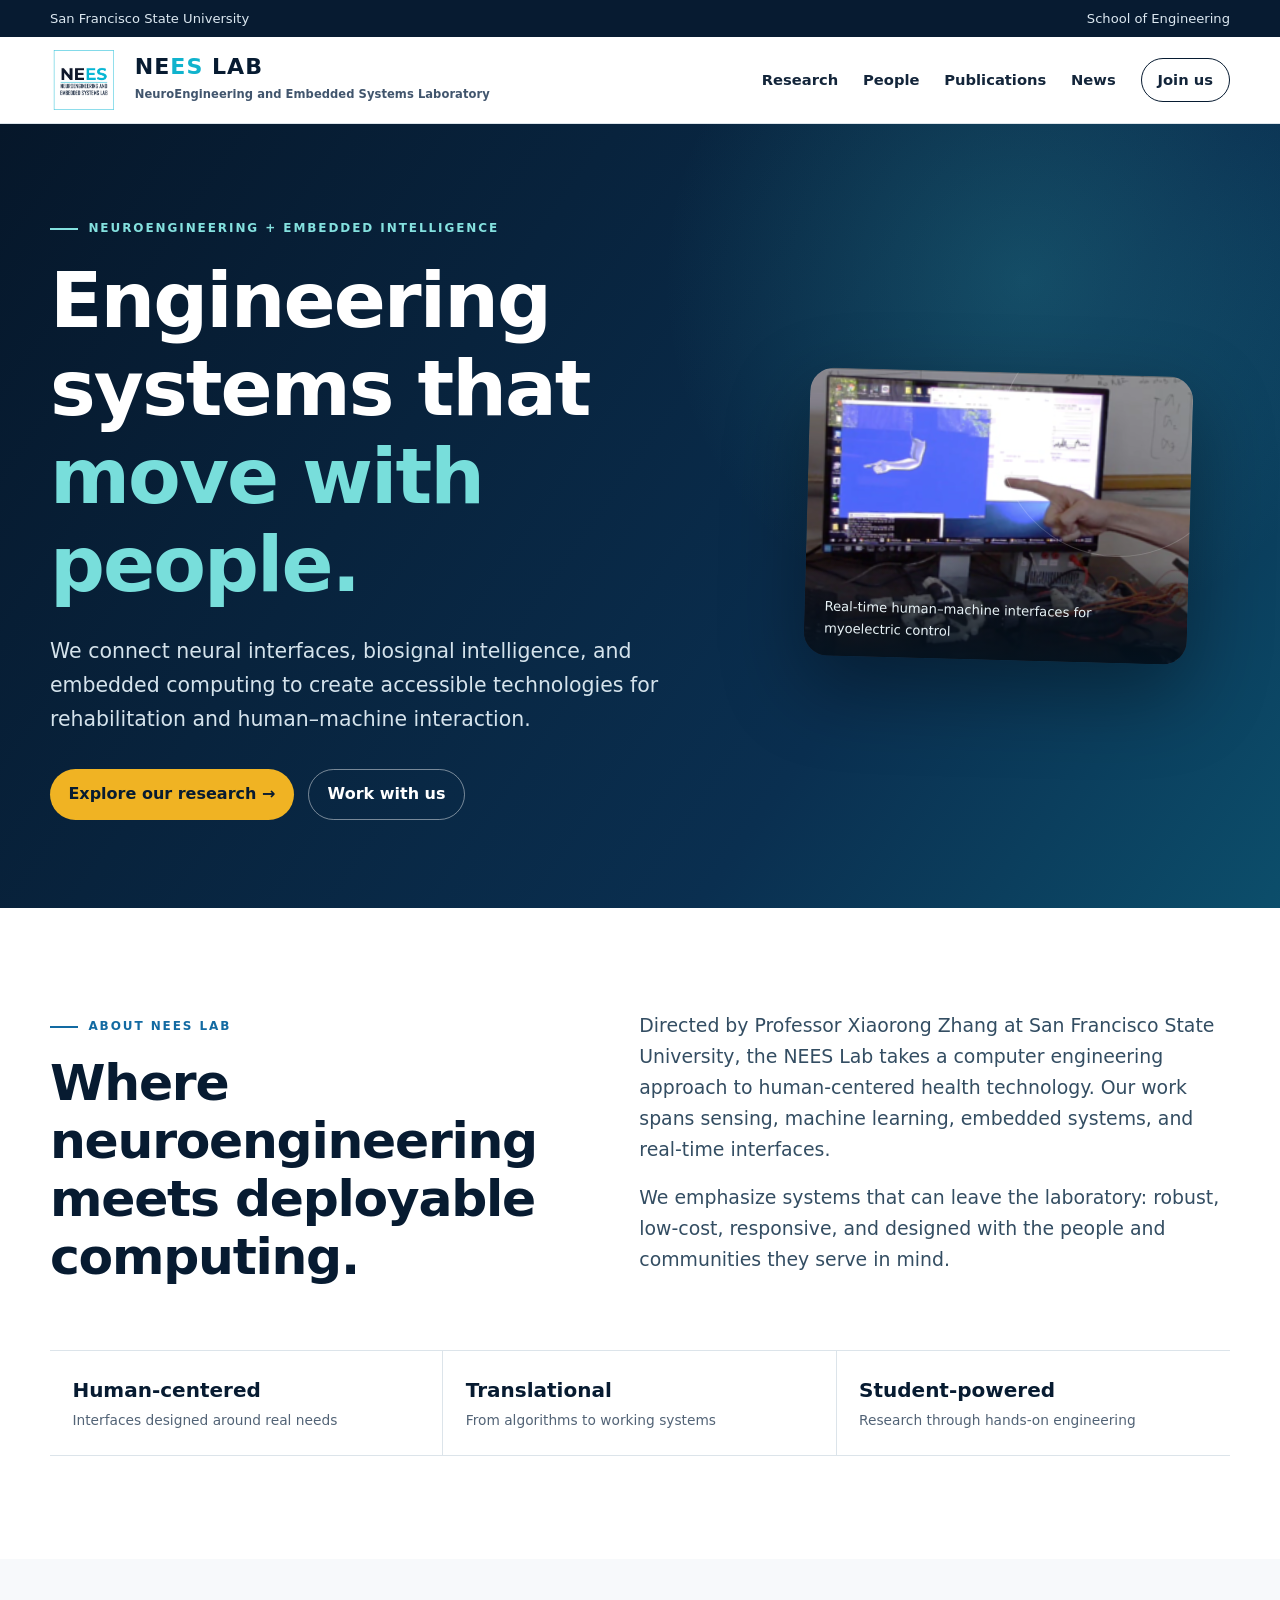
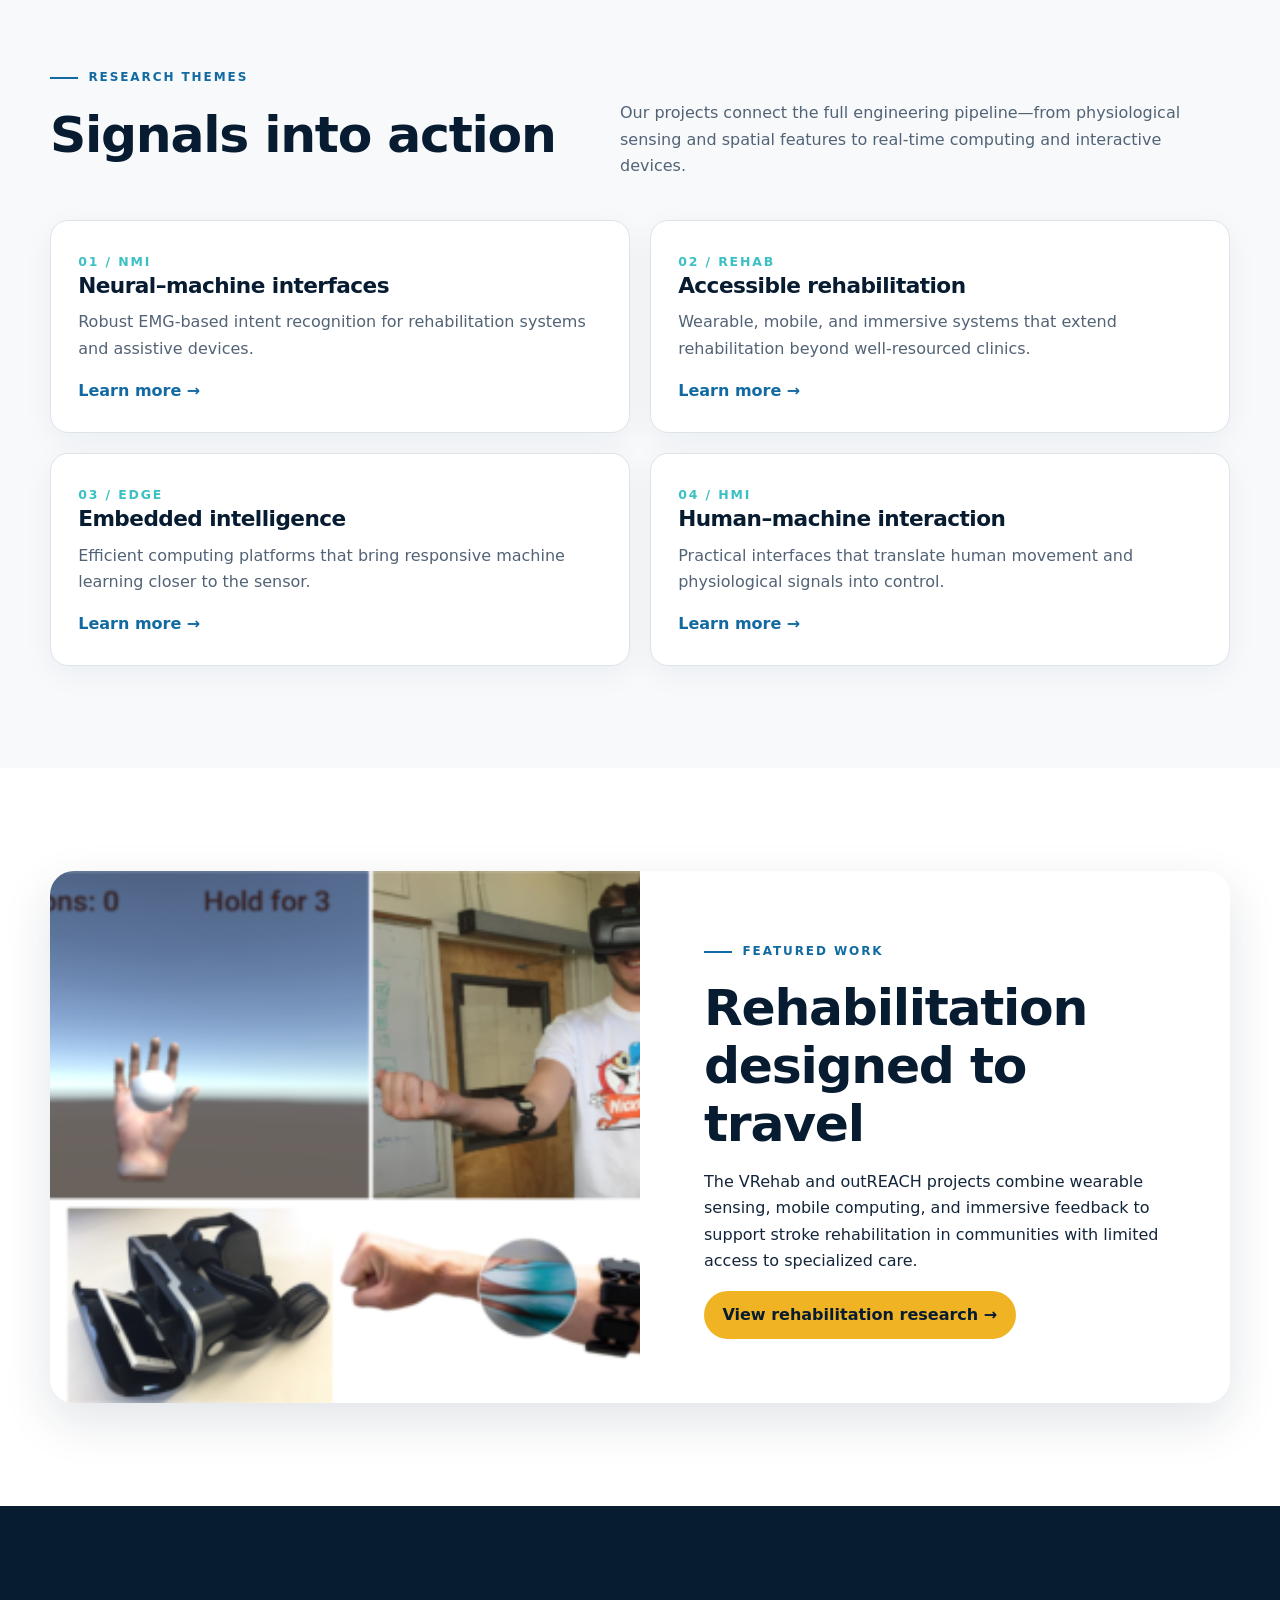
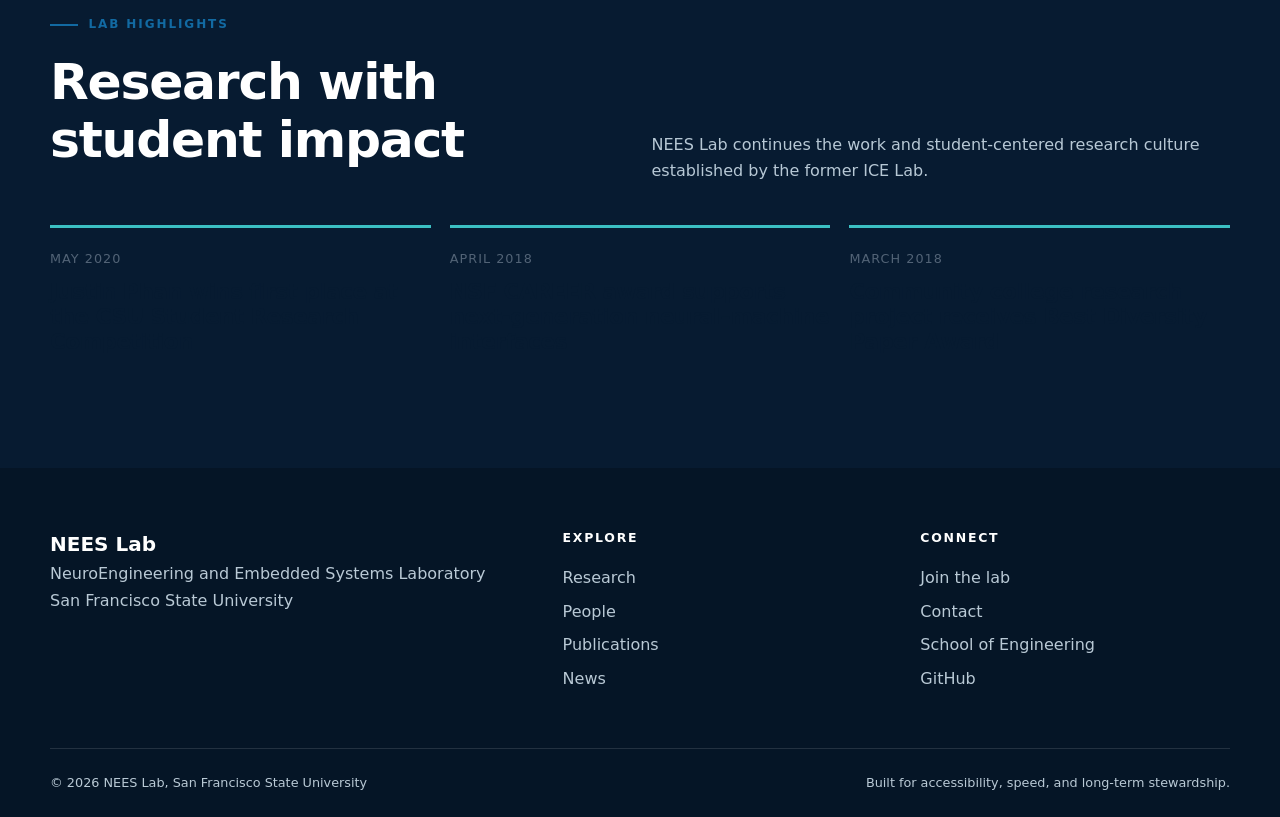
<file: index.html>
<!doctype html>
<html lang="en">
<head>
  <meta charset="utf-8"><meta name="viewport" content="width=device-width, initial-scale=1">
  <title>NEES Lab | NeuroEngineering & Embedded Systems at SFSU</title>
  <meta name="description" content="The NeuroEngineering and Embedded Systems Laboratory at San Francisco State University develops intelligent, human-centered systems for health and rehabilitation.">
  <link rel="canonical" href="https://sfsu-neeslab.github.io/"><link rel="icon" href="/images/nees-logo.png" type="image/png"><link rel="stylesheet" href="/assets/site.css"><script src="/assets/site.js" defer></script>
</head>
<body>
  <site-header page="home"></site-header>
  <main id="main">
    <section class="hero">
      <div class="container hero-grid">
        <div><div class="eyebrow">NeuroEngineering + embedded intelligence</div><h1>Engineering systems that <em>move with people.</em></h1><p class="hero-lede">We connect neural interfaces, biosignal intelligence, and embedded computing to create accessible technologies for rehabilitation and human–machine interaction.</p><div class="button-row"><a class="button button-primary" href="/research.html">Explore our research →</a><a class="button button-ghost" href="/join.html">Work with us</a></div></div>
        <figure class="hero-visual hero-image"><img src="/images/emg-interface.png" alt="A researcher demonstrates an EMG-controlled robotic hand system"><figcaption>Real-time human–machine interfaces for myoelectric control</figcaption></figure>
      </div>
    </section>

    <section class="section"><div class="container"><div class="intro-grid"><div><div class="eyebrow">About NEES Lab</div><h2>Where neuroengineering meets deployable computing.</h2></div><div class="intro-copy"><p>Directed by Professor Xiaorong Zhang at San Francisco State University, the NEES Lab takes a computer engineering approach to human-centered health technology. Our work spans sensing, machine learning, embedded systems, and real-time interfaces.</p><p>We emphasize systems that can leave the laboratory: robust, low-cost, responsive, and designed with the people and communities they serve in mind.</p></div></div><div class="fact-strip"><div class="fact"><strong>Human-centered</strong><span>Interfaces designed around real needs</span></div><div class="fact"><strong>Translational</strong><span>From algorithms to working systems</span></div><div class="fact"><strong>Student-powered</strong><span>Research through hands-on engineering</span></div></div></div></section>

    <section class="section section-soft"><div class="container"><div class="section-head"><div><div class="eyebrow">Research themes</div><h2>Signals into action</h2></div><p>Our projects connect the full engineering pipeline—from physiological sensing and spatial features to real-time computing and interactive devices.</p></div><div class="card-grid"><article class="card"><span class="card-number">01 / NMI</span><h3>Neural–machine interfaces</h3><p>Robust EMG-based intent recognition for rehabilitation systems and assistive devices.</p><a class="card-link" href="/research.html#nmi">Learn more →</a></article><article class="card"><span class="card-number">02 / REHAB</span><h3>Accessible rehabilitation</h3><p>Wearable, mobile, and immersive systems that extend rehabilitation beyond well-resourced clinics.</p><a class="card-link" href="/research.html#rehab">Learn more →</a></article><article class="card"><span class="card-number">03 / EDGE</span><h3>Embedded intelligence</h3><p>Efficient computing platforms that bring responsive machine learning closer to the sensor.</p><a class="card-link" href="/research.html#embedded">Learn more →</a></article><article class="card"><span class="card-number">04 / HMI</span><h3>Human–machine interaction</h3><p>Practical interfaces that translate human movement and physiological signals into control.</p><a class="card-link" href="/research.html#hmi">Learn more →</a></article></div></div></section>

    <section class="section"><div class="container"><div class="feature"><div class="feature-media"><img src="/images/vrehab.png" alt="VRehab virtual-reality and wearable sensing system"></div><div class="feature-copy"><div class="eyebrow">Featured work</div><h2>Rehabilitation designed to travel</h2><p>The VRehab and outREACH projects combine wearable sensing, mobile computing, and immersive feedback to support stroke rehabilitation in communities with limited access to specialized care.</p><a class="button button-primary" href="/research.html#rehab">View rehabilitation research →</a></div></div></div></section>

    <section class="section section-dark"><div class="container"><div class="section-head"><div><div class="eyebrow">Lab highlights</div><h2>Research with student impact</h2></div><p>NEES Lab continues the work and student-centered research culture established by the former ICE Lab.</p></div><div class="news-grid"><article class="news-card"><time datetime="2020-05-02">May 2020</time><h3><a href="/news.html">Justin Phan wins first place at the CSU Student Research Competition</a></h3></article><article class="news-card"><time datetime="2018-04-11">April 2018</time><h3><a href="/news.html">NSF CAREER award supports next-generation neural–machine interfaces</a></h3></article><article class="news-card"><time datetime="2018-03-28">March 2018</time><h3><a href="/news.html">Community college research project receives Best Diversity Paper Award</a></h3></article></div></div></section>
  </main>
  <site-footer></site-footer>
</body></html>
</file>
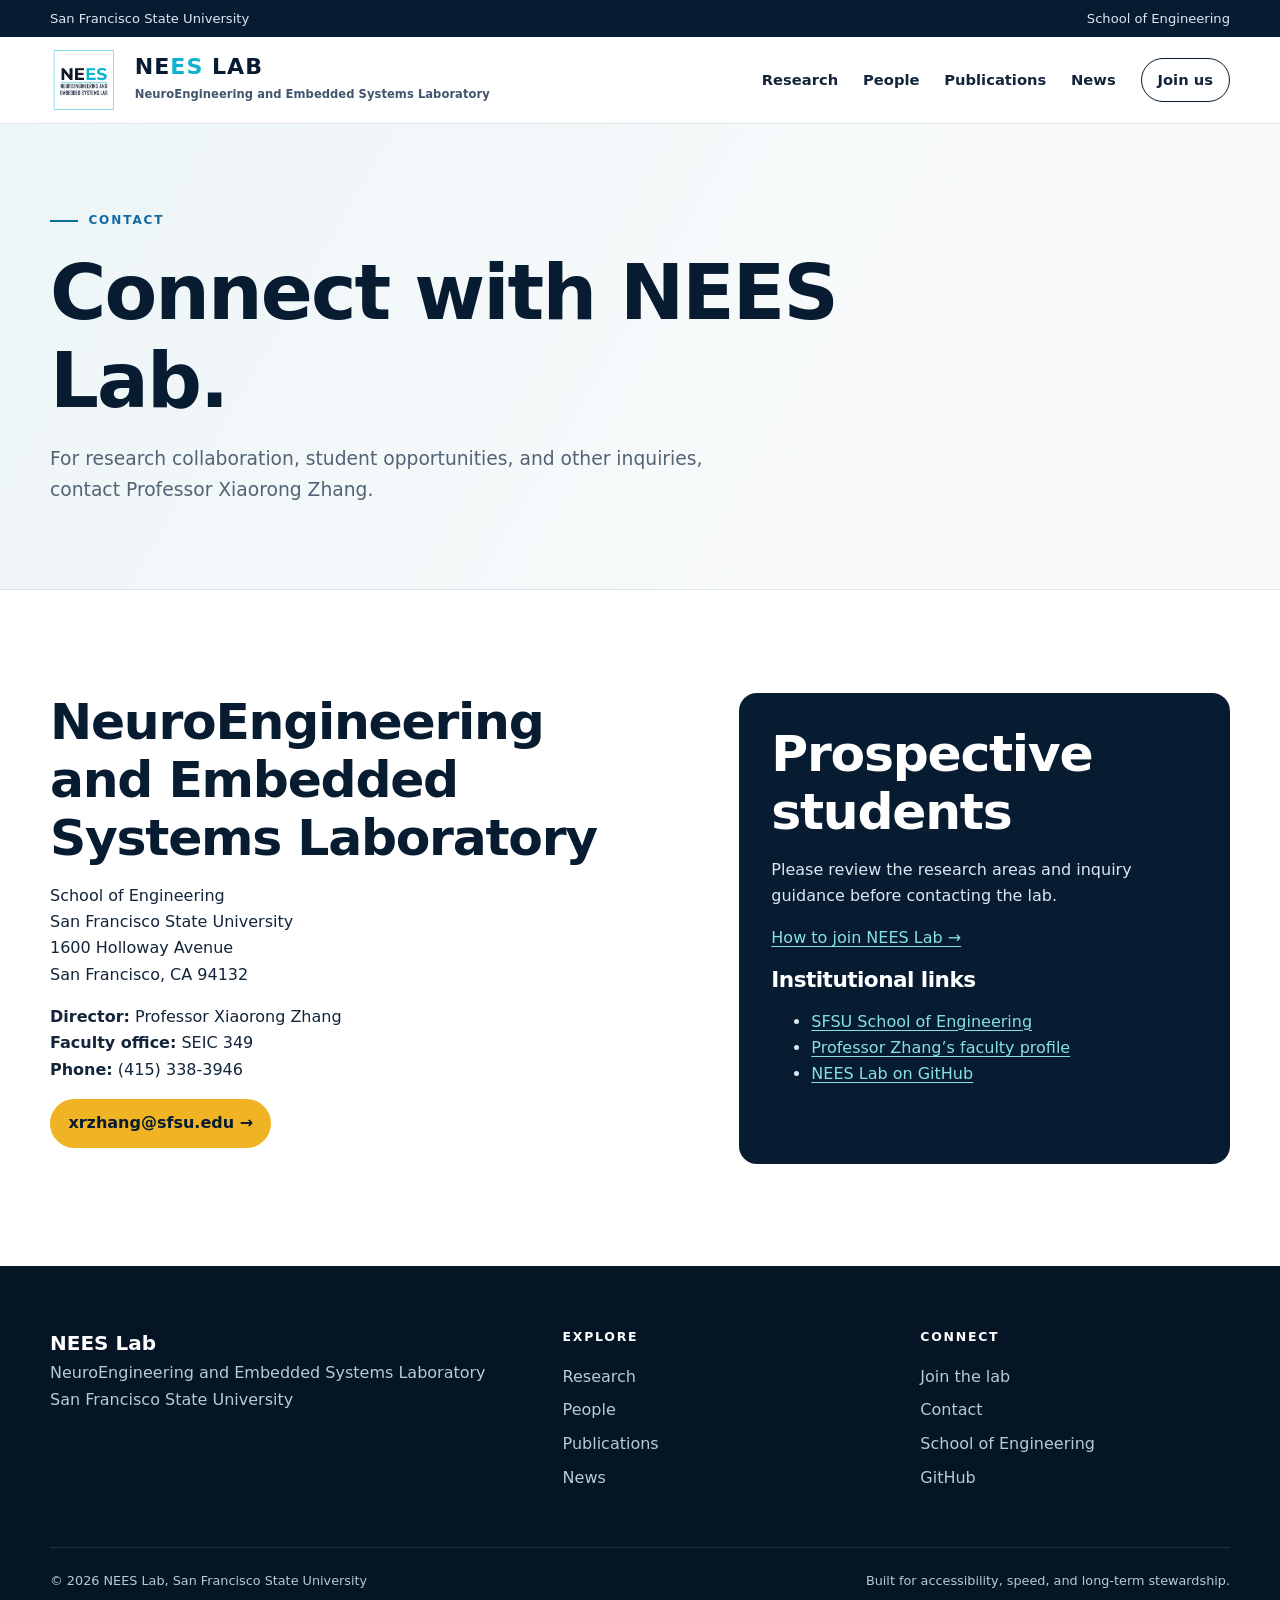
<file: contact.html>
<!doctype html><html lang="en"><head><meta charset="utf-8"><meta name="viewport" content="width=device-width, initial-scale=1"><title>Contact | NEES Lab</title><meta name="description" content="Contact NEES Lab at San Francisco State University."><link rel="icon" href="/images/nees-logo.png" type="image/png"><link rel="stylesheet" href="/assets/site.css"><script src="/assets/site.js" defer></script></head><body><site-header></site-header><main id="main">
<section class="page-hero"><div class="container"><div class="eyebrow">Contact</div><h1>Connect with NEES Lab.</h1><p>For research collaboration, student opportunities, and other inquiries, contact Professor Xiaorong Zhang.</p></div></section>
<section class="section"><div class="container contact-grid"><div><h2>NeuroEngineering and Embedded Systems Laboratory</h2><p>School of Engineering<br>San Francisco State University<br>1600 Holloway Avenue<br>San Francisco, CA 94132</p><p><strong>Director:</strong> Professor Xiaorong Zhang<br><strong>Faculty office:</strong> SEIC 349<br><strong>Phone:</strong> (415) 338-3946</p><p><a class="button button-primary" href="mailto:xrzhang@sfsu.edu">xrzhang@sfsu.edu →</a></p></div><aside class="contact-panel"><h2>Prospective students</h2><p>Please review the research areas and inquiry guidance before contacting the lab.</p><p><a href="/join.html">How to join NEES Lab →</a></p><h3>Institutional links</h3><ul><li><a href="https://engineering.sfsu.edu/">SFSU School of Engineering</a></li><li><a href="https://engineering.sfsu.edu/faculty-profile-xiaorong-zhang">Professor Zhang’s faculty profile</a></li><li><a href="https://github.com/sfsu-neeslab">NEES Lab on GitHub</a></li></ul></aside></div></section></main><site-footer></site-footer></body></html>
</file>
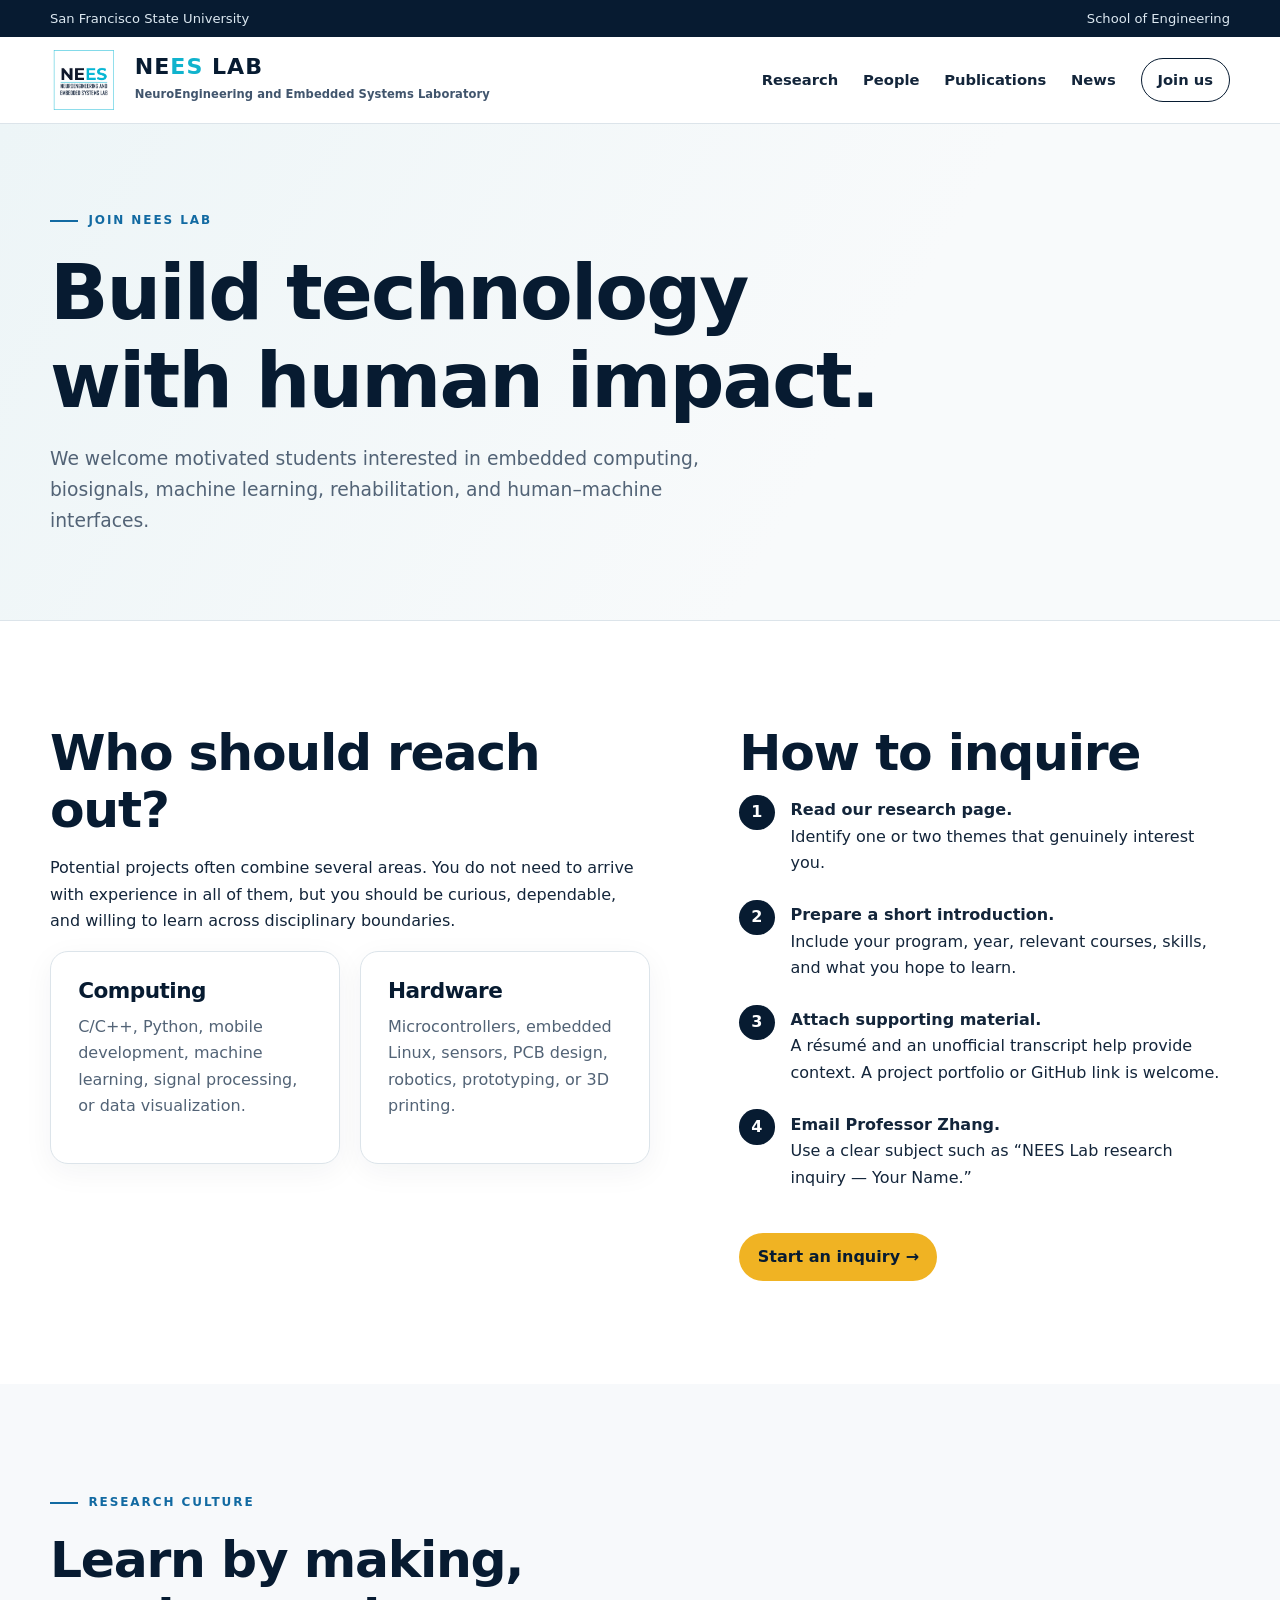
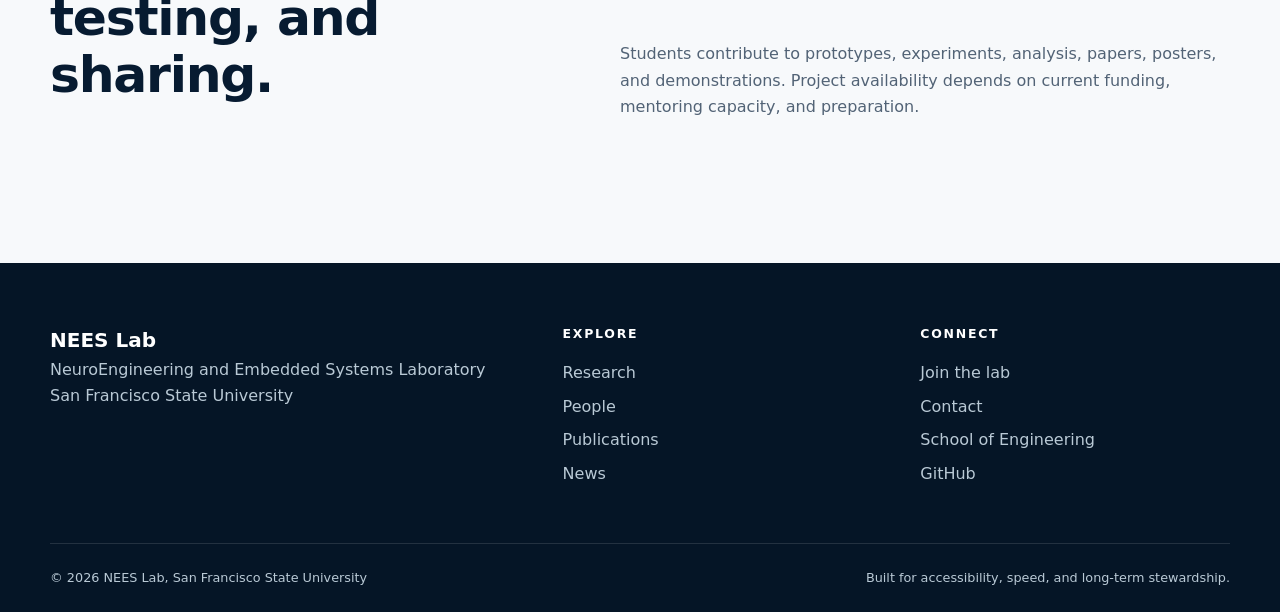
<file: join.html>
<!doctype html><html lang="en"><head><meta charset="utf-8"><meta name="viewport" content="width=device-width, initial-scale=1"><title>Join Us | NEES Lab</title><meta name="description" content="Information for students interested in joining NEES Lab at San Francisco State University."><link rel="icon" href="/images/nees-logo.png" type="image/png"><link rel="stylesheet" href="/assets/site.css"><script src="/assets/site.js" defer></script></head><body><site-header page="join"></site-header><main id="main">
<section class="page-hero"><div class="container"><div class="eyebrow">Join NEES Lab</div><h1>Build technology with human impact.</h1><p>We welcome motivated students interested in embedded computing, biosignals, machine learning, rehabilitation, and human–machine interfaces.</p></div></section>
<section class="section"><div class="container join-grid"><div><h2>Who should reach out?</h2><p>Potential projects often combine several areas. You do not need to arrive with experience in all of them, but you should be curious, dependable, and willing to learn across disciplinary boundaries.</p><div class="card-grid"><div class="card"><h3>Computing</h3><p>C/C++, Python, mobile development, machine learning, signal processing, or data visualization.</p></div><div class="card"><h3>Hardware</h3><p>Microcontrollers, embedded Linux, sensors, PCB design, robotics, prototyping, or 3D printing.</p></div></div></div><div><h2>How to inquire</h2><ol class="steps"><li><strong>Read our research page.</strong><br>Identify one or two themes that genuinely interest you.</li><li><strong>Prepare a short introduction.</strong><br>Include your program, year, relevant courses, skills, and what you hope to learn.</li><li><strong>Attach supporting material.</strong><br>A résumé and an unofficial transcript help provide context. A project portfolio or GitHub link is welcome.</li><li><strong>Email Professor Zhang.</strong><br>Use a clear subject such as “NEES Lab research inquiry — Your Name.”</li></ol><a class="button button-primary" href="mailto:xrzhang@sfsu.edu?subject=NEES%20Lab%20research%20inquiry">Start an inquiry →</a></div></div></section>
<section class="section section-soft"><div class="container"><div class="section-head"><div><div class="eyebrow">Research culture</div><h2>Learn by making, testing, and sharing.</h2></div><p>Students contribute to prototypes, experiments, analysis, papers, posters, and demonstrations. Project availability depends on current funding, mentoring capacity, and preparation.</p></div></div></section></main><site-footer></site-footer></body></html>
</file>
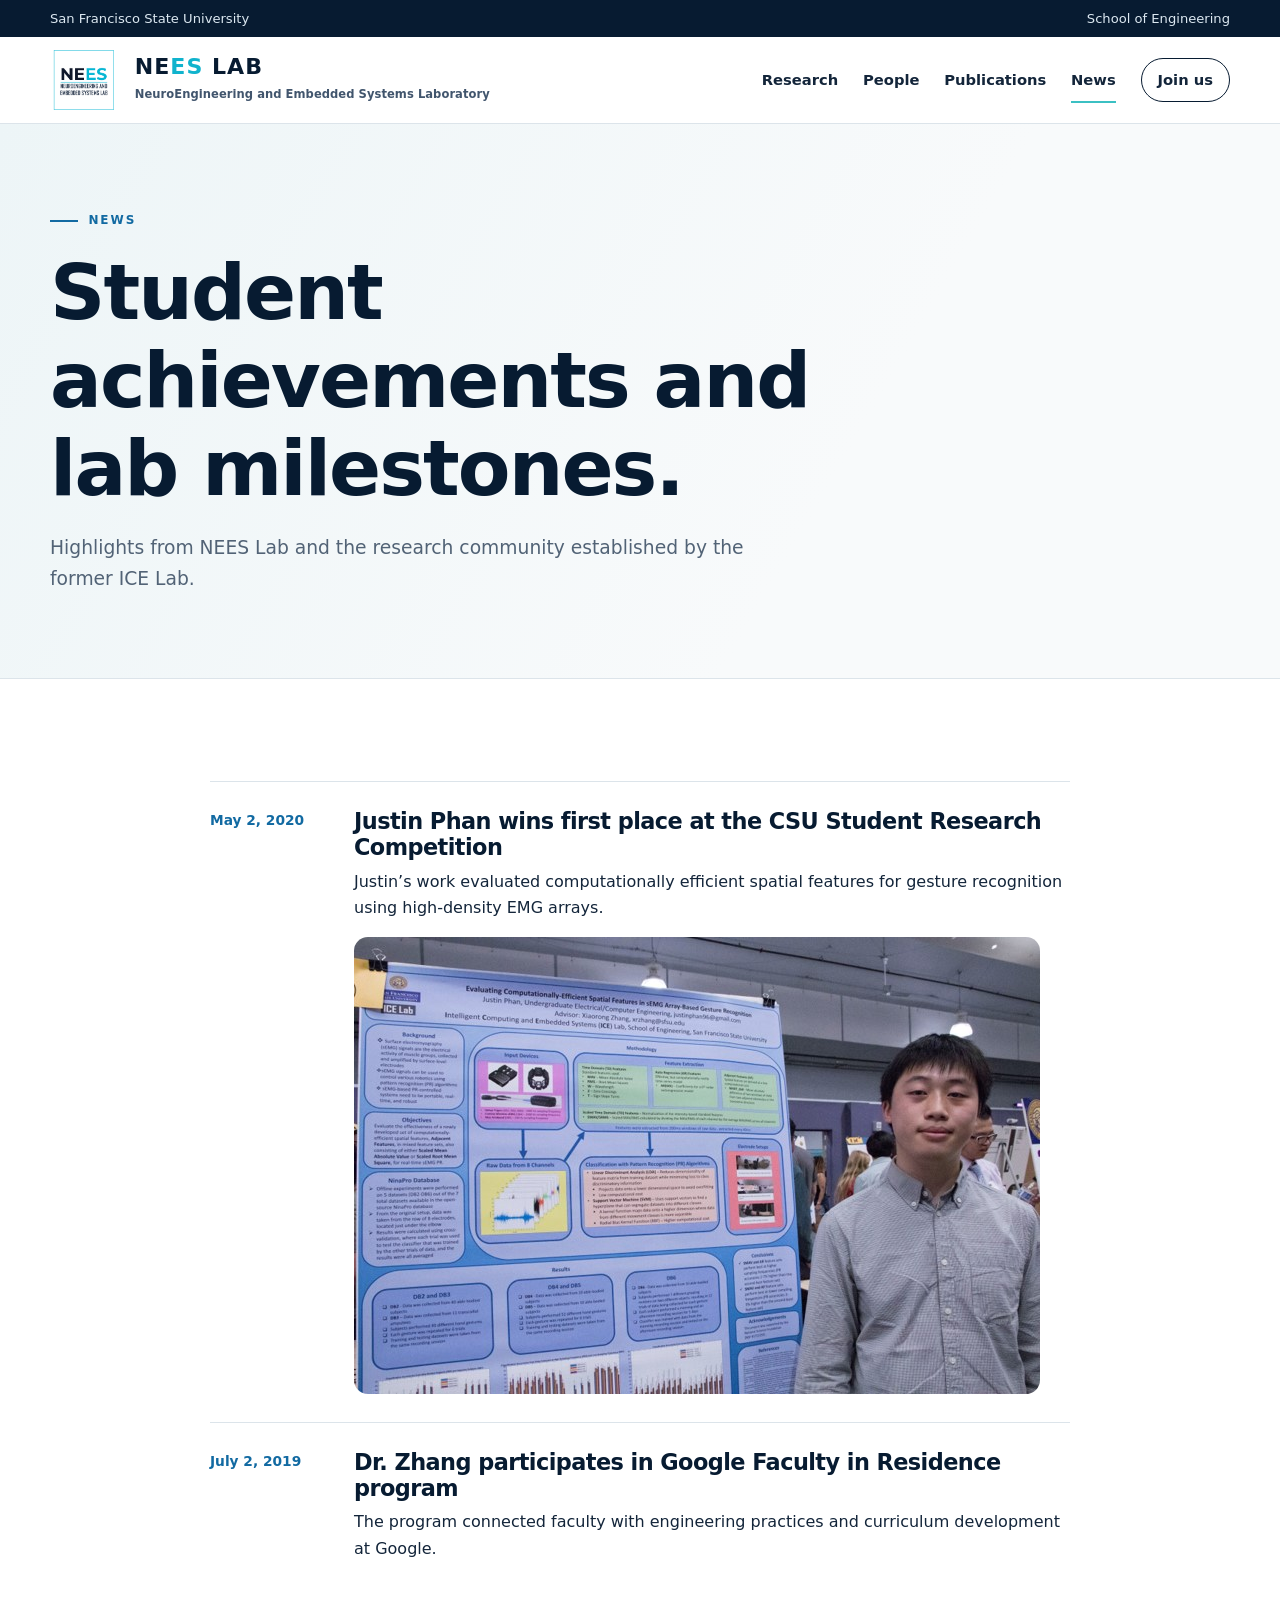
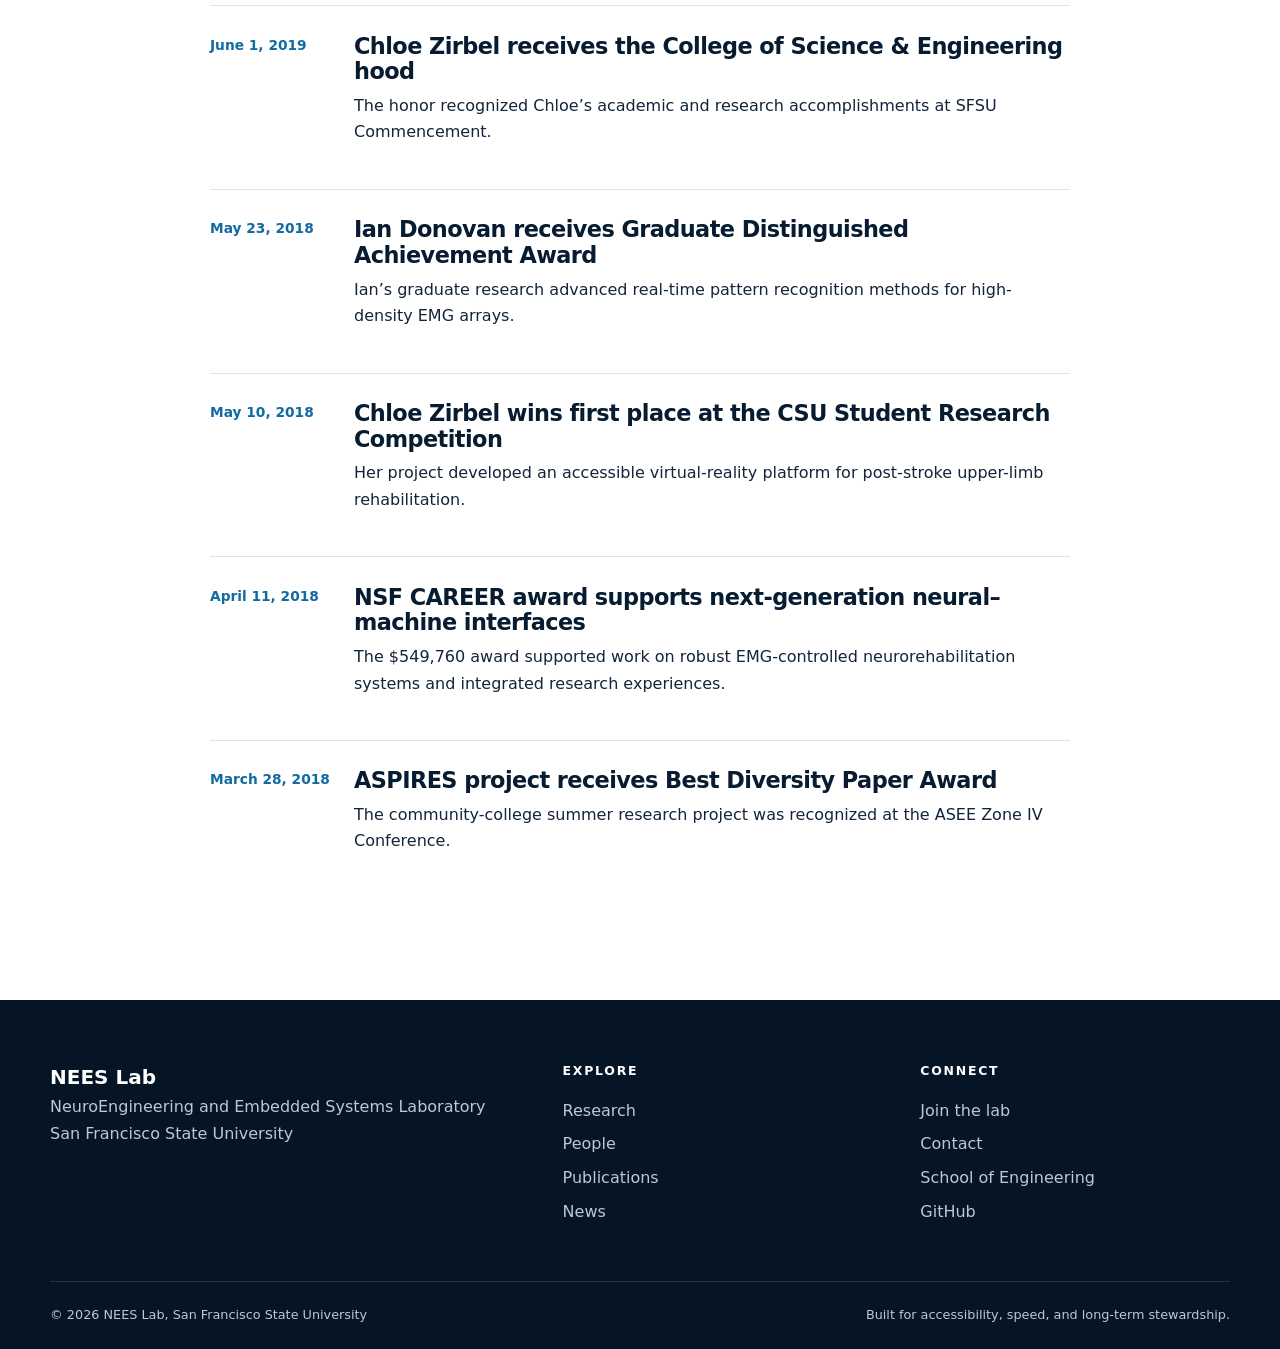
<file: news.html>
<!doctype html><html lang="en"><head><meta charset="utf-8"><meta name="viewport" content="width=device-width, initial-scale=1"><title>News | NEES Lab</title><meta name="description" content="Awards, presentations, and updates from NEES Lab and the former ICE Lab."><link rel="icon" href="/images/nees-logo.png" type="image/png"><link rel="stylesheet" href="/assets/site.css"><script src="/assets/site.js" defer></script></head><body><site-header page="news"></site-header><main id="main">
<section class="page-hero"><div class="container"><div class="eyebrow">News</div><h1>Student achievements and lab milestones.</h1><p>Highlights from NEES Lab and the research community established by the former ICE Lab.</p></div></section>
<section class="section"><div class="container timeline">
<article class="timeline-item"><time datetime="2020-05-02">May 2, 2020</time><div><h2>Justin Phan wins first place at the CSU Student Research Competition</h2><p>Justin’s work evaluated computationally efficient spatial features for gesture recognition using high-density EMG arrays.</p><img src="/images/justin-phan.jpg" alt="Justin Phan presenting his EMG array research poster" style="margin-top:1rem;border-radius:14px"></div></article>
<article class="timeline-item"><time datetime="2019-07-02">July 2, 2019</time><div><h2>Dr. Zhang participates in Google Faculty in Residence program</h2><p>The program connected faculty with engineering practices and curriculum development at Google.</p></div></article>
<article class="timeline-item"><time datetime="2019-06-01">June 1, 2019</time><div><h2>Chloe Zirbel receives the College of Science & Engineering hood</h2><p>The honor recognized Chloe’s academic and research accomplishments at SFSU Commencement.</p></div></article>
<article class="timeline-item"><time datetime="2018-05-23">May 23, 2018</time><div><h2>Ian Donovan receives Graduate Distinguished Achievement Award</h2><p>Ian’s graduate research advanced real-time pattern recognition methods for high-density EMG arrays.</p></div></article>
<article class="timeline-item"><time datetime="2018-05-10">May 10, 2018</time><div><h2>Chloe Zirbel wins first place at the CSU Student Research Competition</h2><p>Her project developed an accessible virtual-reality platform for post-stroke upper-limb rehabilitation.</p></div></article>
<article class="timeline-item"><time datetime="2018-04-11">April 11, 2018</time><div><h2>NSF CAREER award supports next-generation neural–machine interfaces</h2><p>The $549,760 award supported work on robust EMG-controlled neurorehabilitation systems and integrated research experiences.</p></div></article>
<article class="timeline-item"><time datetime="2018-03-28">March 28, 2018</time><div><h2>ASPIRES project receives Best Diversity Paper Award</h2><p>The community-college summer research project was recognized at the ASEE Zone IV Conference.</p></div></article>
</div></section></main><site-footer></site-footer></body></html>
</file>
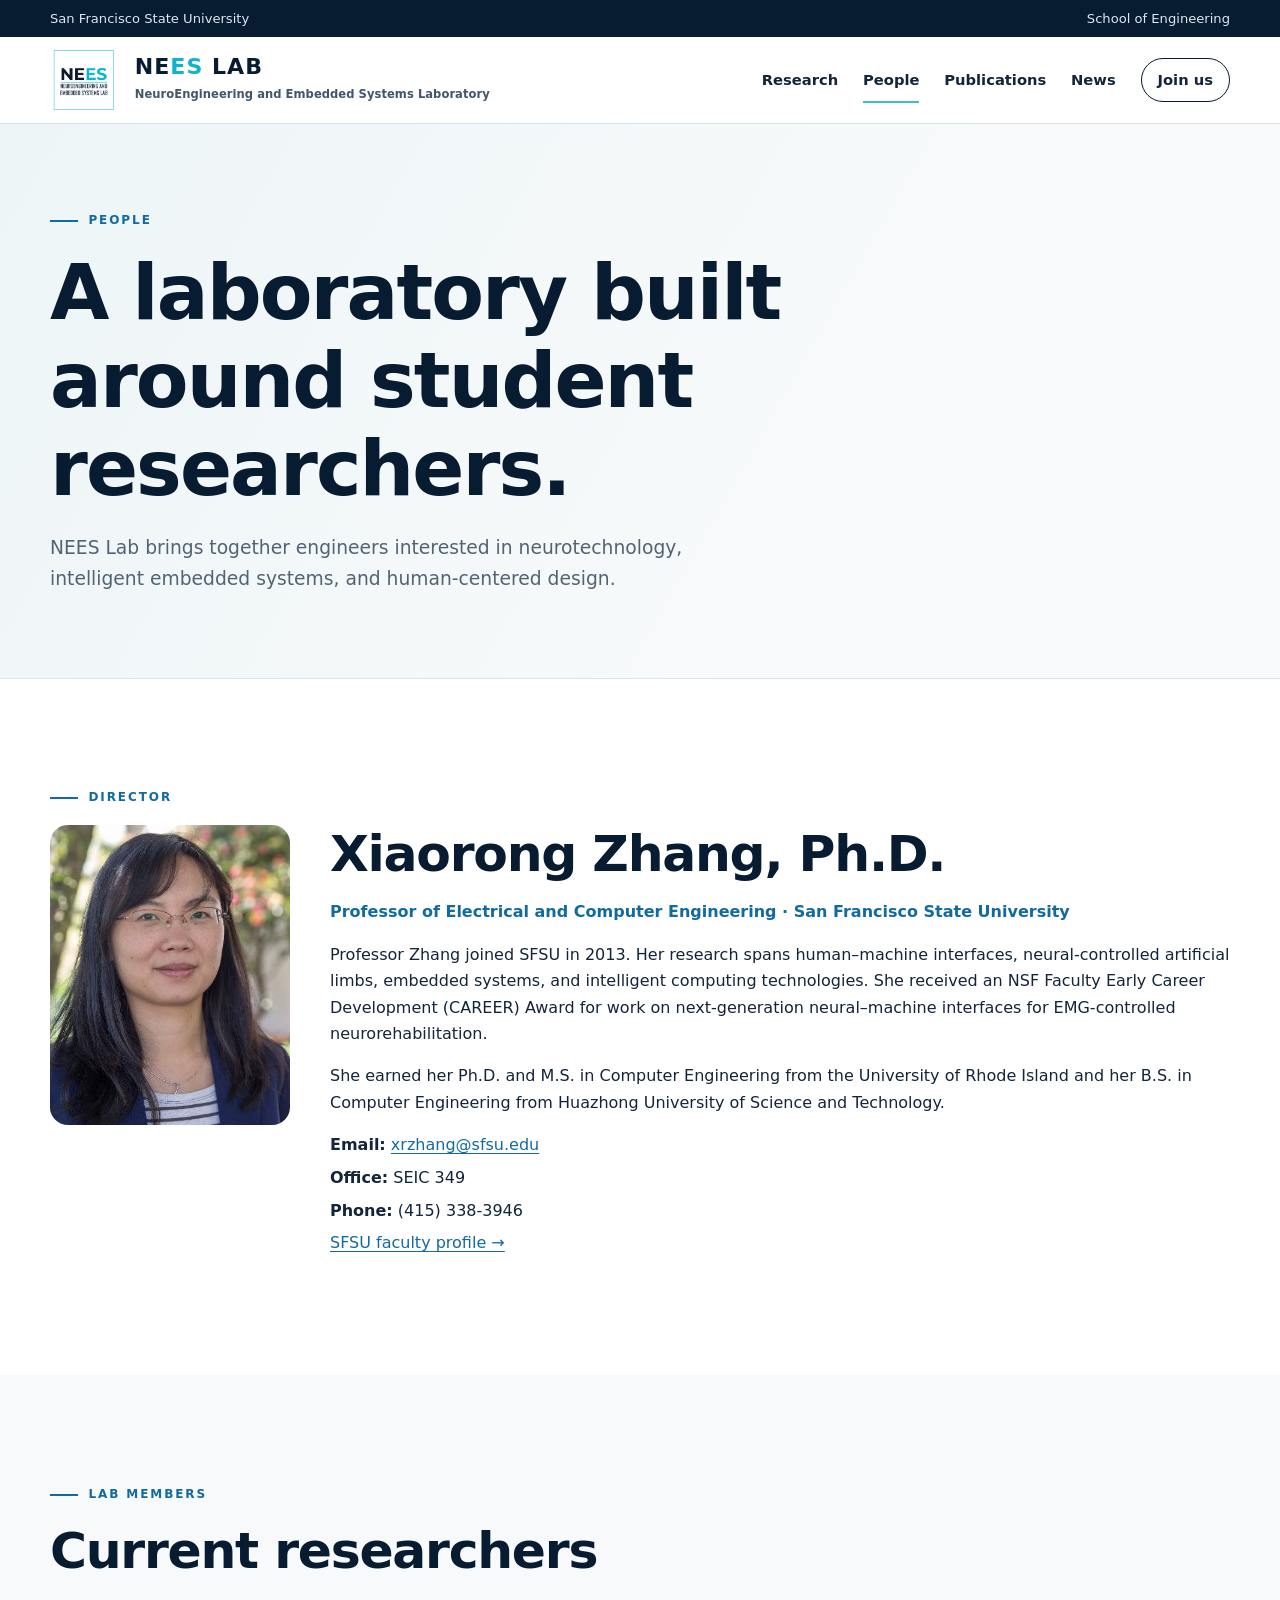
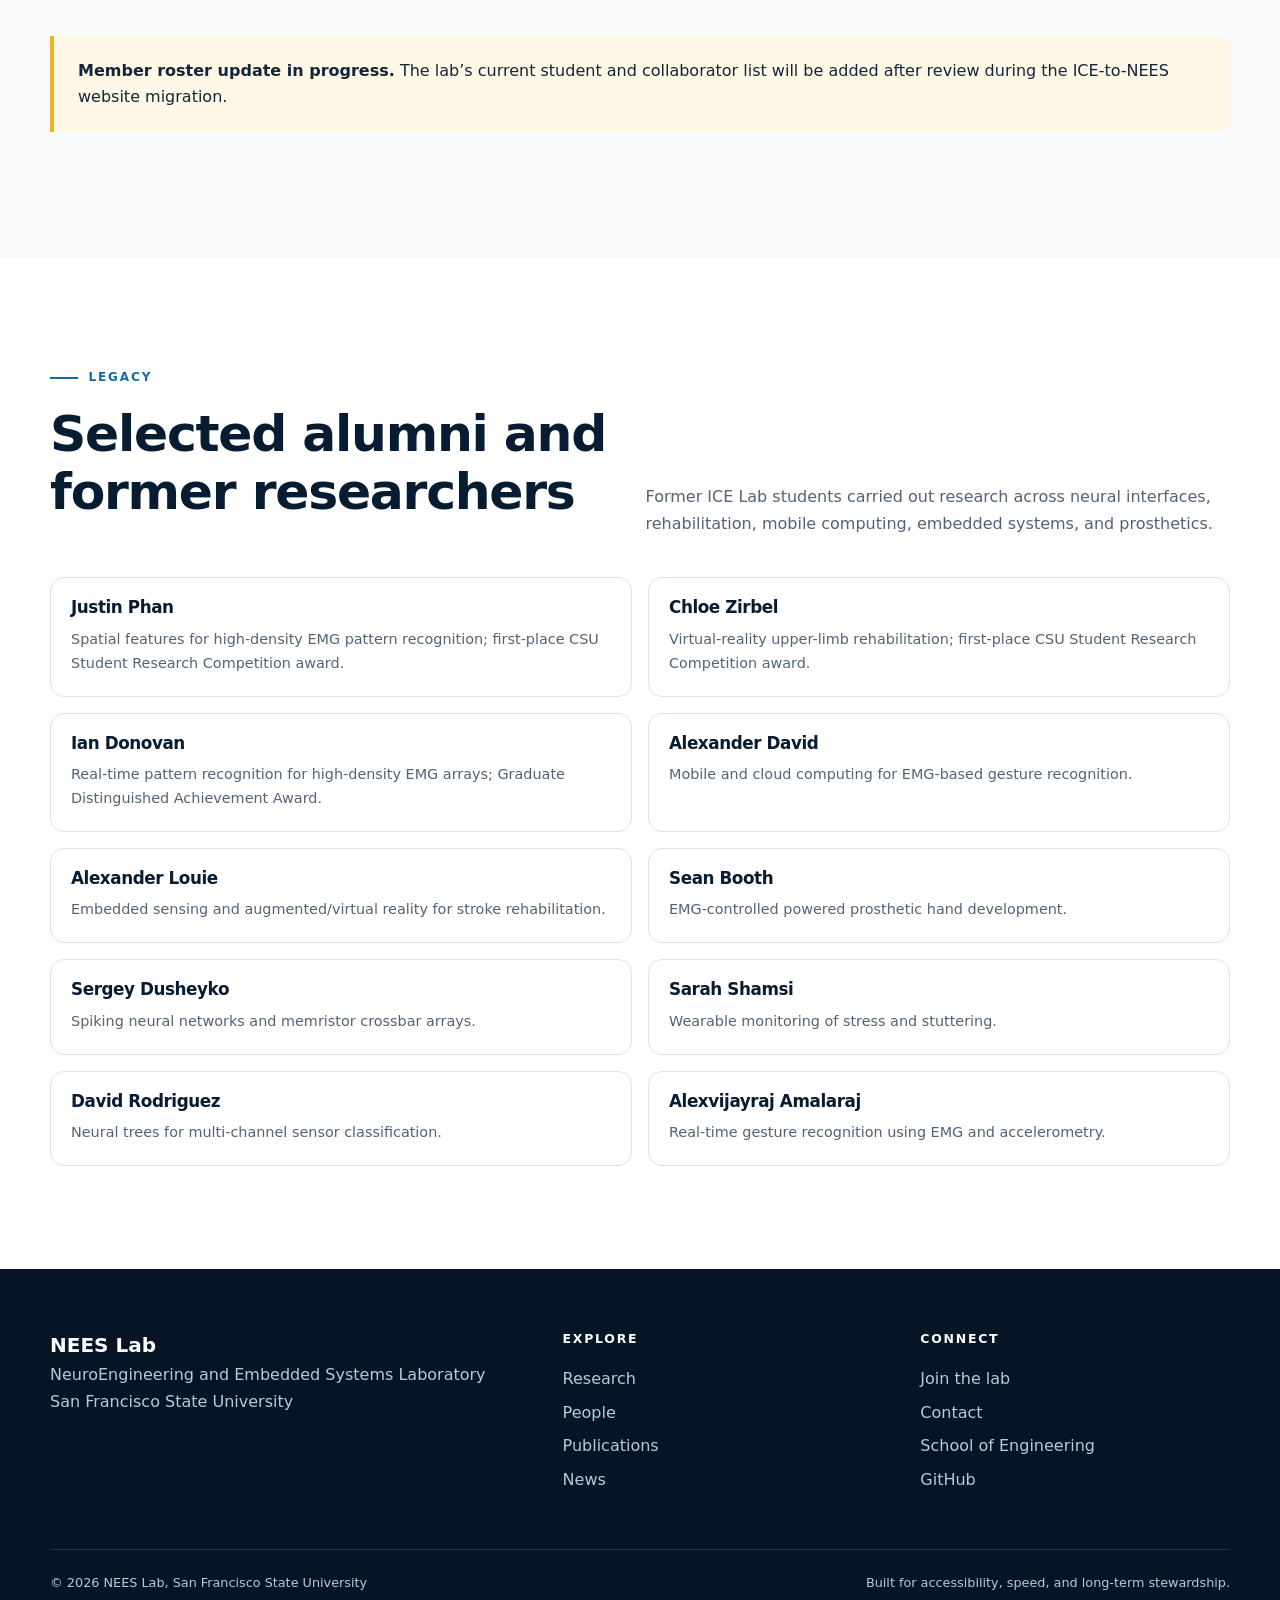
<file: people.html>
<!doctype html><html lang="en"><head><meta charset="utf-8"><meta name="viewport" content="width=device-width, initial-scale=1"><title>People | NEES Lab</title><meta name="description" content="Meet the director, students, and alumni of the NEES Lab at San Francisco State University."><link rel="icon" href="/images/nees-logo.png" type="image/png"><link rel="stylesheet" href="/assets/site.css"><script src="/assets/site.js" defer></script></head><body><site-header page="people"></site-header><main id="main">
<section class="page-hero"><div class="container"><div class="eyebrow">People</div><h1>A laboratory built around student researchers.</h1><p>NEES Lab brings together engineers interested in neurotechnology, intelligent embedded systems, and human-centered design.</p></div></section>
<section class="section"><div class="container"><div class="eyebrow">Director</div><div class="person-feature"><div class="portrait"><img src="/images/director.jpg" alt="Professor Xiaorong Zhang"></div><div><h2>Xiaorong Zhang, Ph.D.</h2><p class="person-meta">Professor of Electrical and Computer Engineering · San Francisco State University</p><p>Professor Zhang joined SFSU in 2013. Her research spans human–machine interfaces, neural-controlled artificial limbs, embedded systems, and intelligent computing technologies. She received an NSF Faculty Early Career Development (CAREER) Award for work on next-generation neural–machine interfaces for EMG-controlled neurorehabilitation.</p><p>She earned her Ph.D. and M.S. in Computer Engineering from the University of Rhode Island and her B.S. in Computer Engineering from Huazhong University of Science and Technology.</p><ul class="contact-list"><li><strong>Email:</strong> <a href="mailto:xrzhang@sfsu.edu">xrzhang@sfsu.edu</a></li><li><strong>Office:</strong> SEIC 349</li><li><strong>Phone:</strong> (415) 338-3946</li><li><a href="https://engineering.sfsu.edu/faculty-profile-xiaorong-zhang">SFSU faculty profile →</a></li></ul></div></div></div></section>
<section class="section section-soft"><div class="container"><div class="section-head"><div><div class="eyebrow">Lab members</div><h2>Current researchers</h2></div></div><div class="callout"><strong>Member roster update in progress.</strong> The lab’s current student and collaborator list will be added after review during the ICE-to-NEES website migration.</div></div></section>
<section class="section"><div class="container"><div class="section-head"><div><div class="eyebrow">Legacy</div><h2>Selected alumni and former researchers</h2></div><p>Former ICE Lab students carried out research across neural interfaces, rehabilitation, mobile computing, embedded systems, and prosthetics.</p></div><div class="alumni-grid">
<article class="person-card"><h3>Justin Phan</h3><p>Spatial features for high-density EMG pattern recognition; first-place CSU Student Research Competition award.</p></article>
<article class="person-card"><h3>Chloe Zirbel</h3><p>Virtual-reality upper-limb rehabilitation; first-place CSU Student Research Competition award.</p></article>
<article class="person-card"><h3>Ian Donovan</h3><p>Real-time pattern recognition for high-density EMG arrays; Graduate Distinguished Achievement Award.</p></article>
<article class="person-card"><h3>Alexander David</h3><p>Mobile and cloud computing for EMG-based gesture recognition.</p></article>
<article class="person-card"><h3>Alexander Louie</h3><p>Embedded sensing and augmented/virtual reality for stroke rehabilitation.</p></article>
<article class="person-card"><h3>Sean Booth</h3><p>EMG-controlled powered prosthetic hand development.</p></article>
<article class="person-card"><h3>Sergey Dusheyko</h3><p>Spiking neural networks and memristor crossbar arrays.</p></article>
<article class="person-card"><h3>Sarah Shamsi</h3><p>Wearable monitoring of stress and stuttering.</p></article>
<article class="person-card"><h3>David Rodriguez</h3><p>Neural trees for multi-channel sensor classification.</p></article>
<article class="person-card"><h3>Alexvijayraj Amalaraj</h3><p>Real-time gesture recognition using EMG and accelerometry.</p></article>
</div></div></section></main><site-footer></site-footer></body></html>
</file>
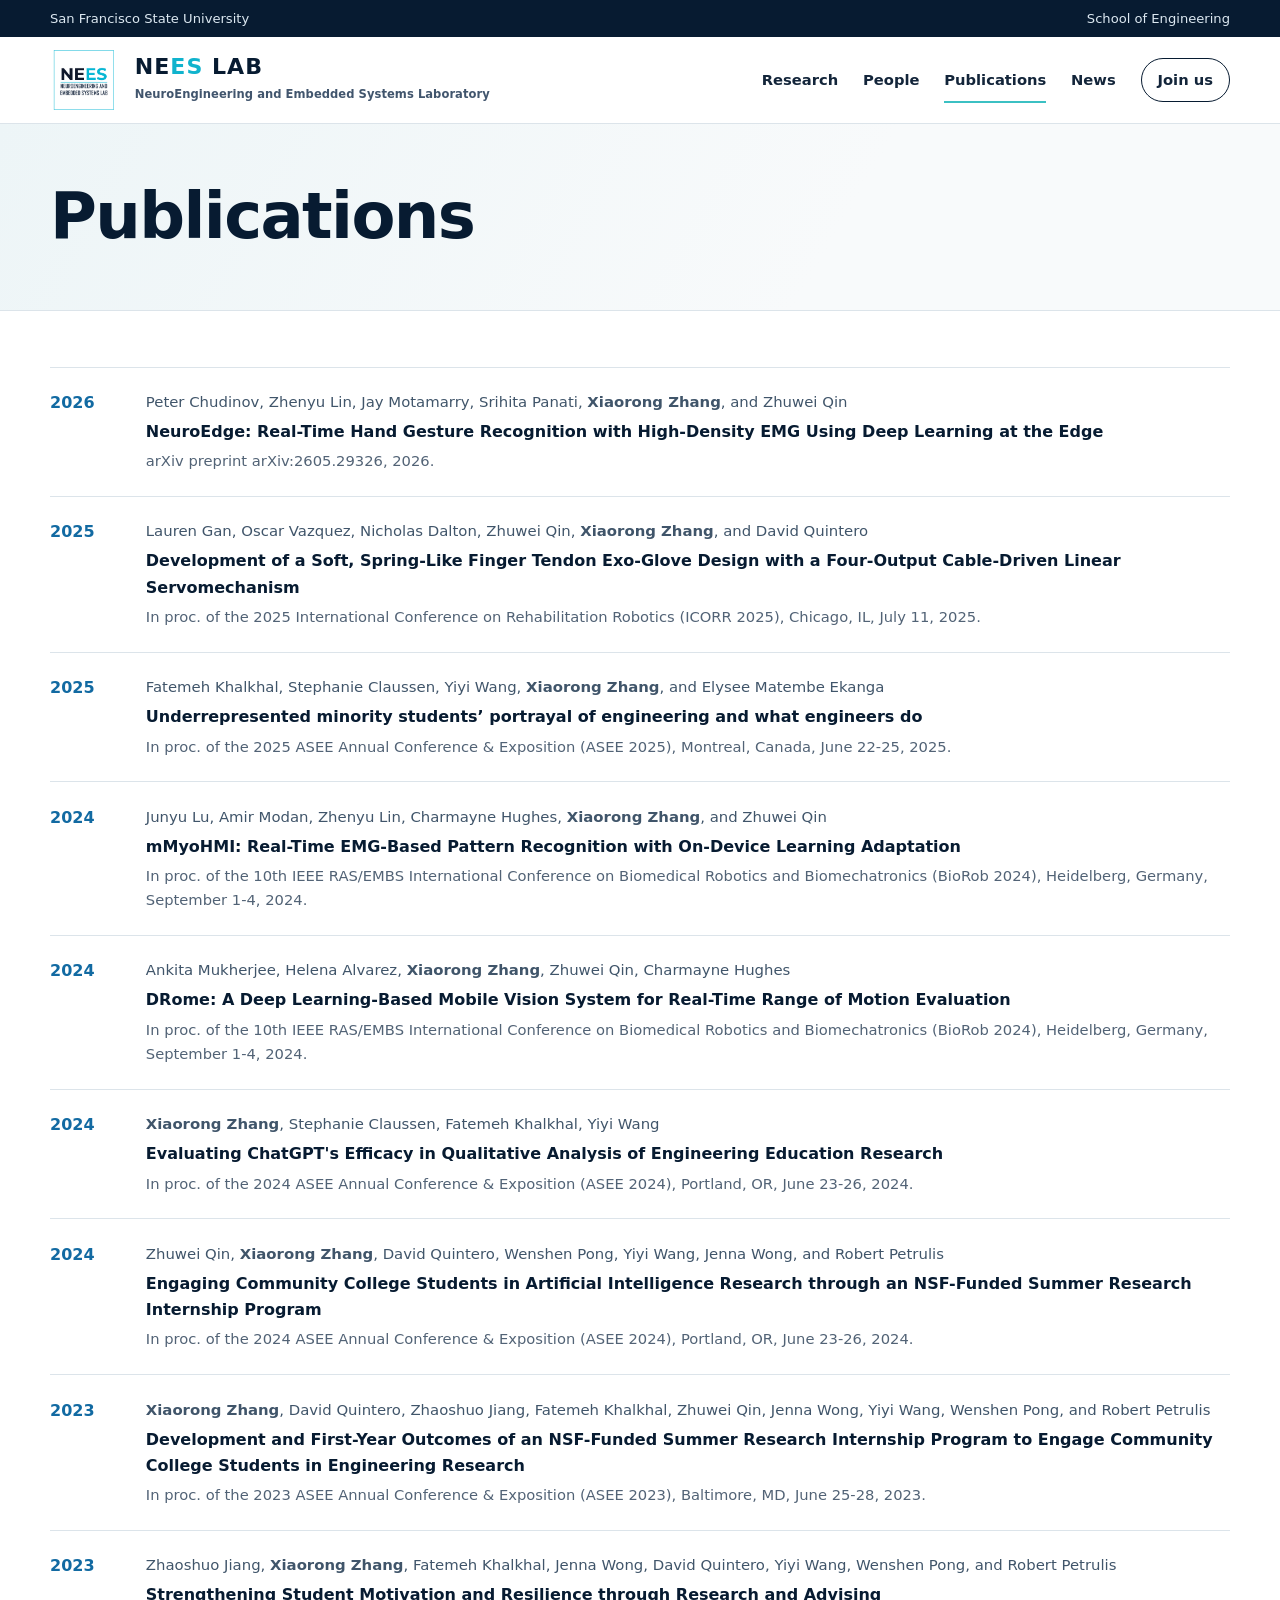
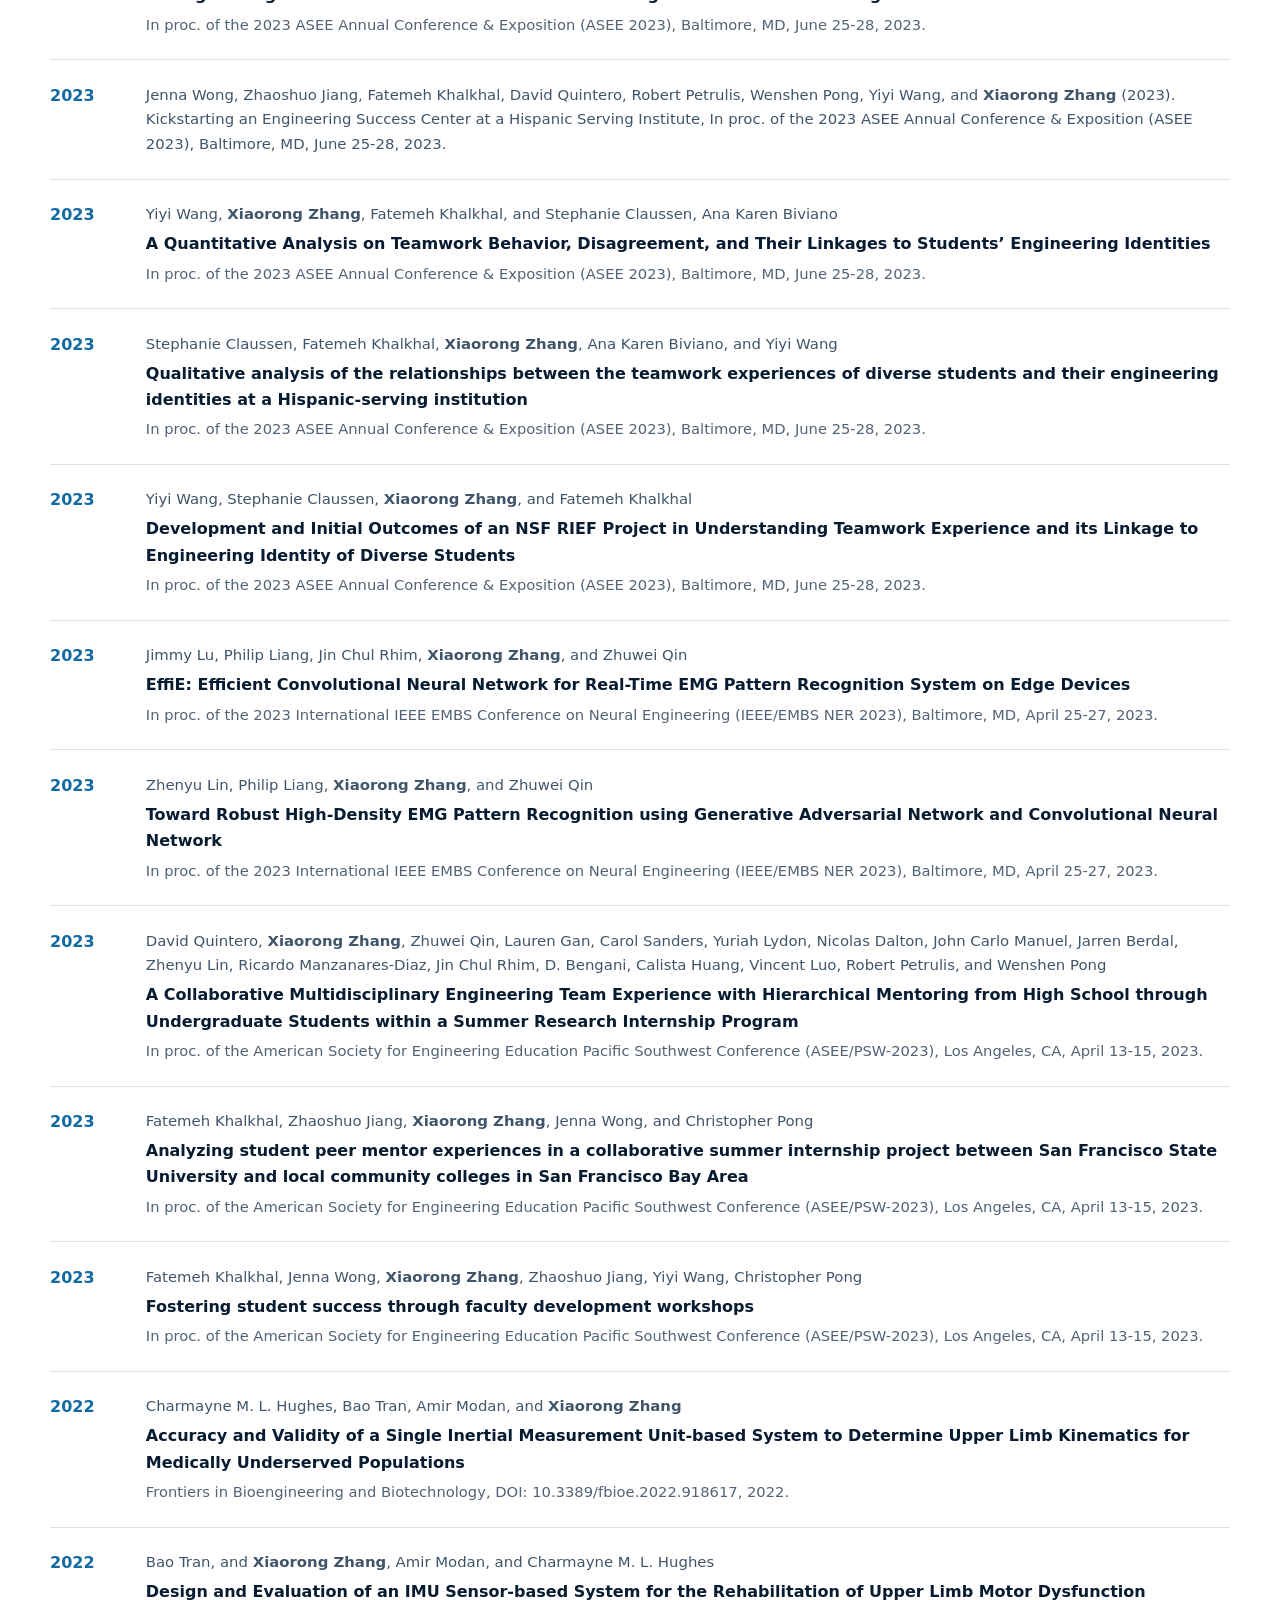
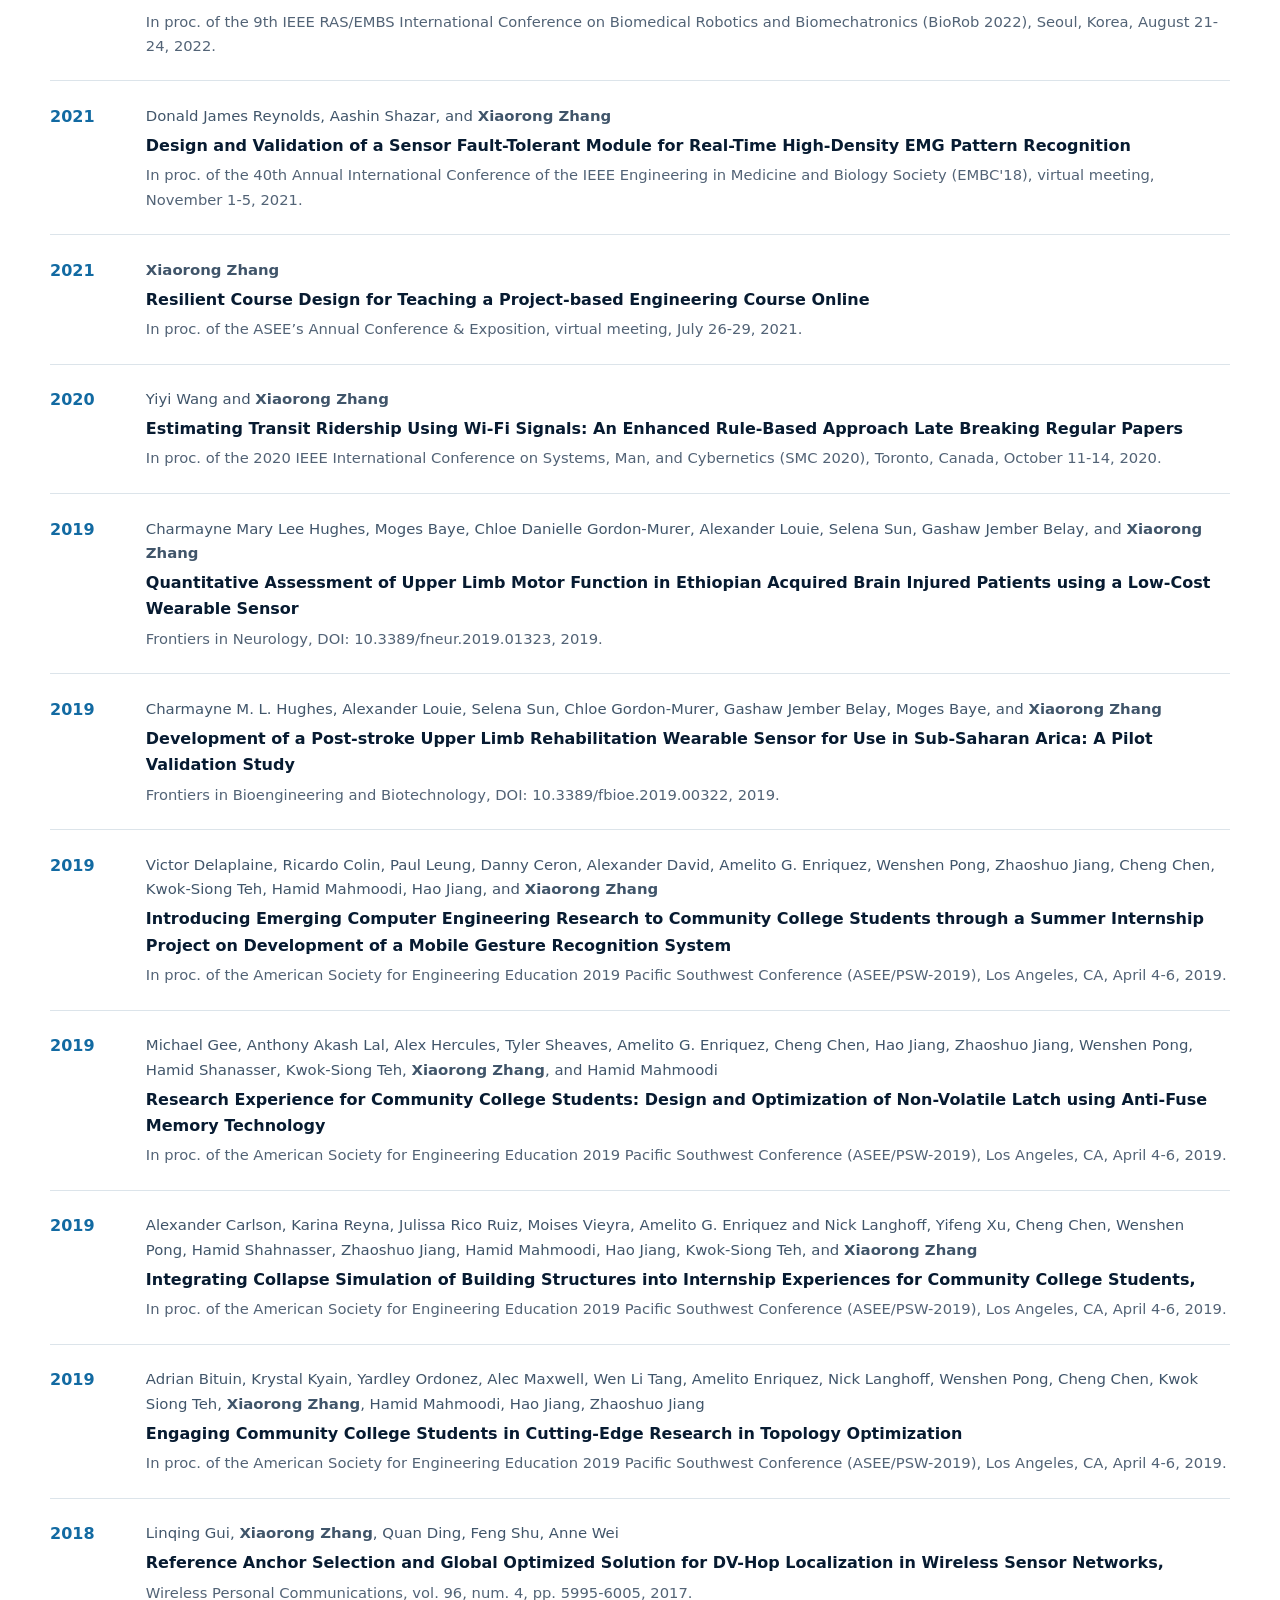
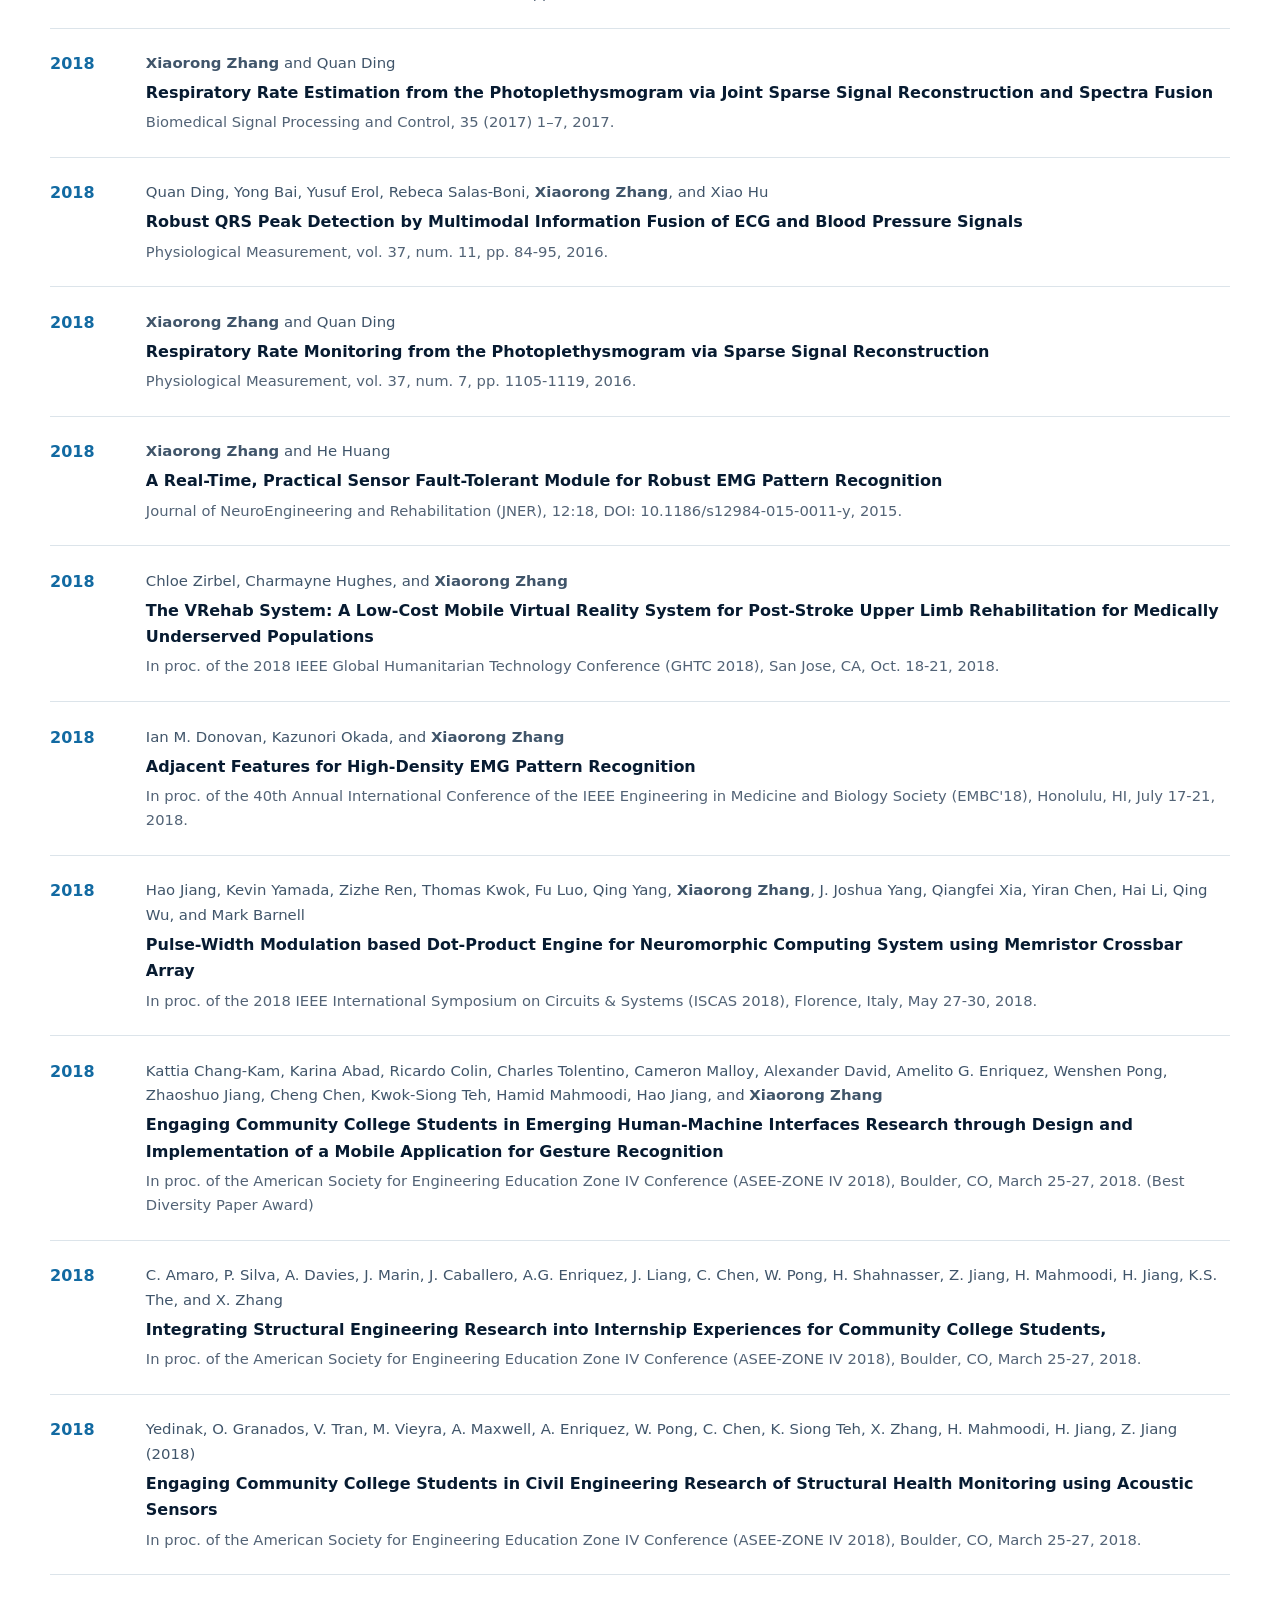
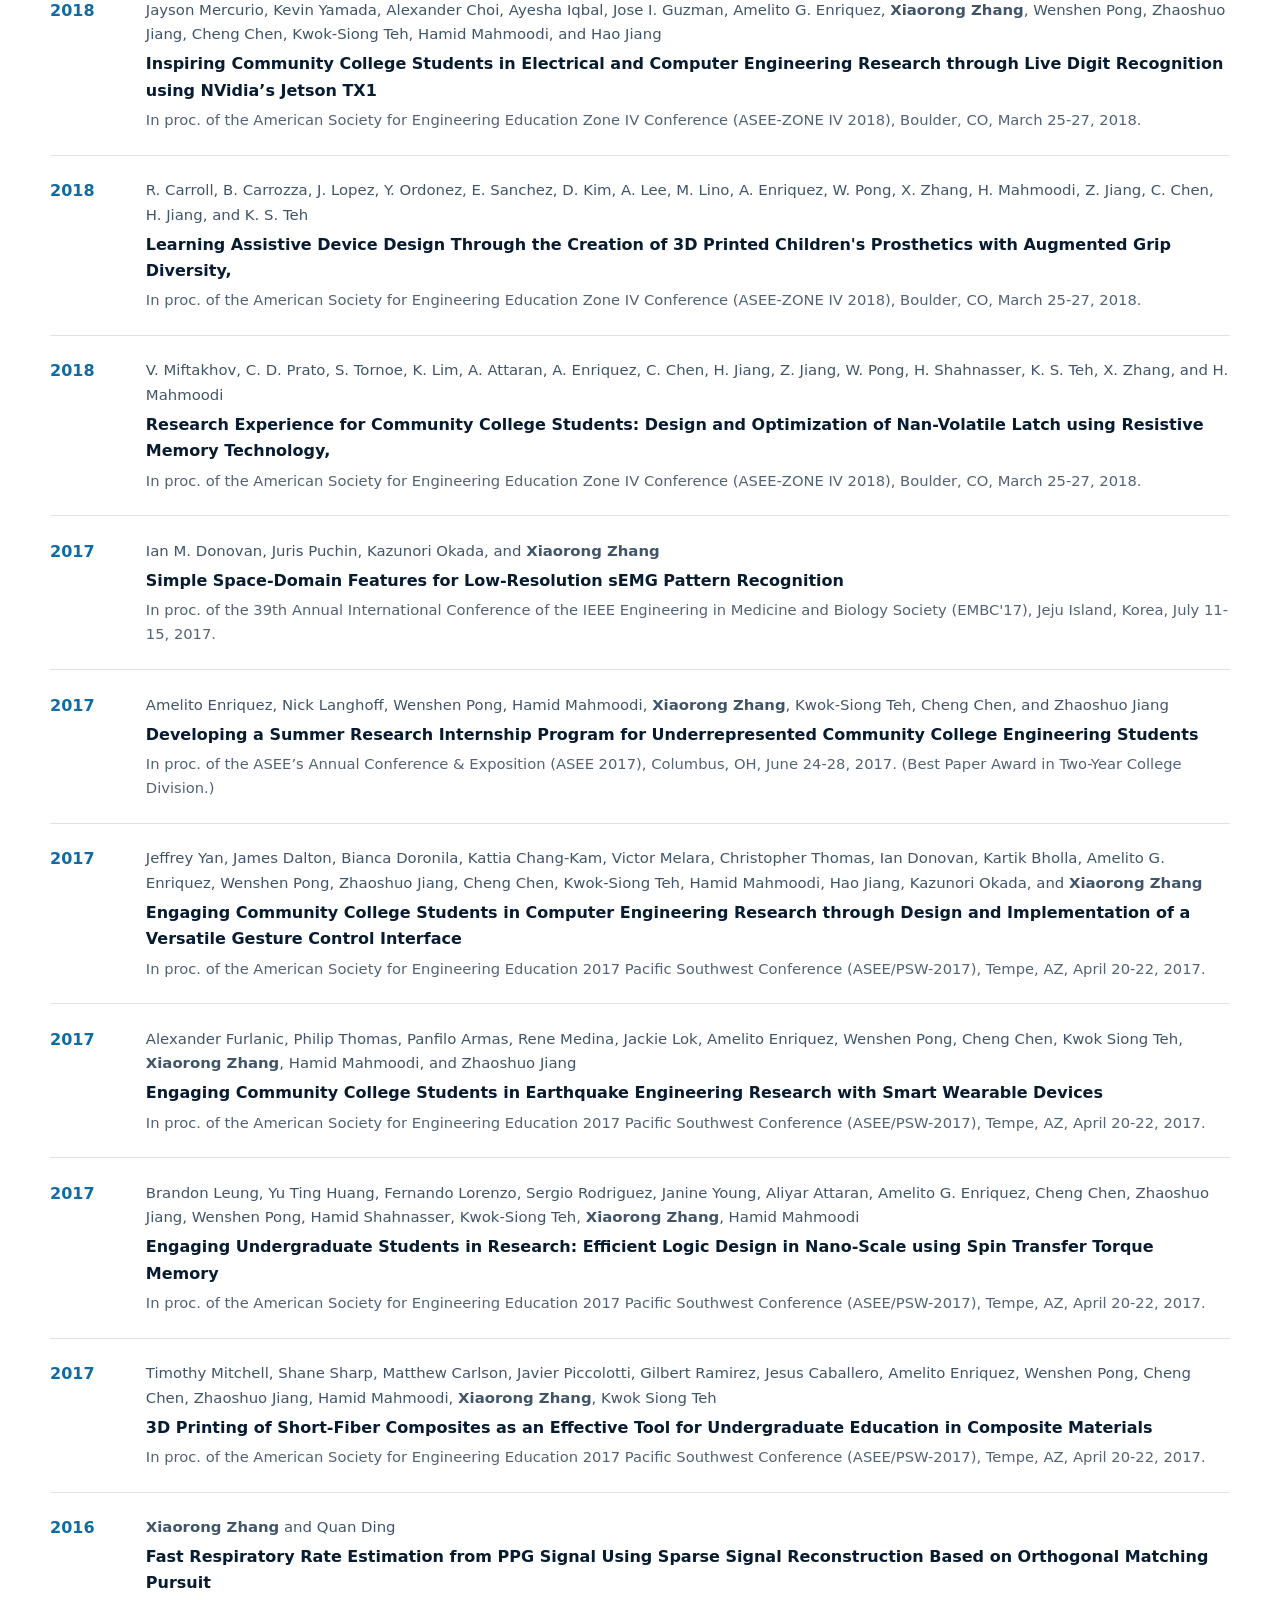
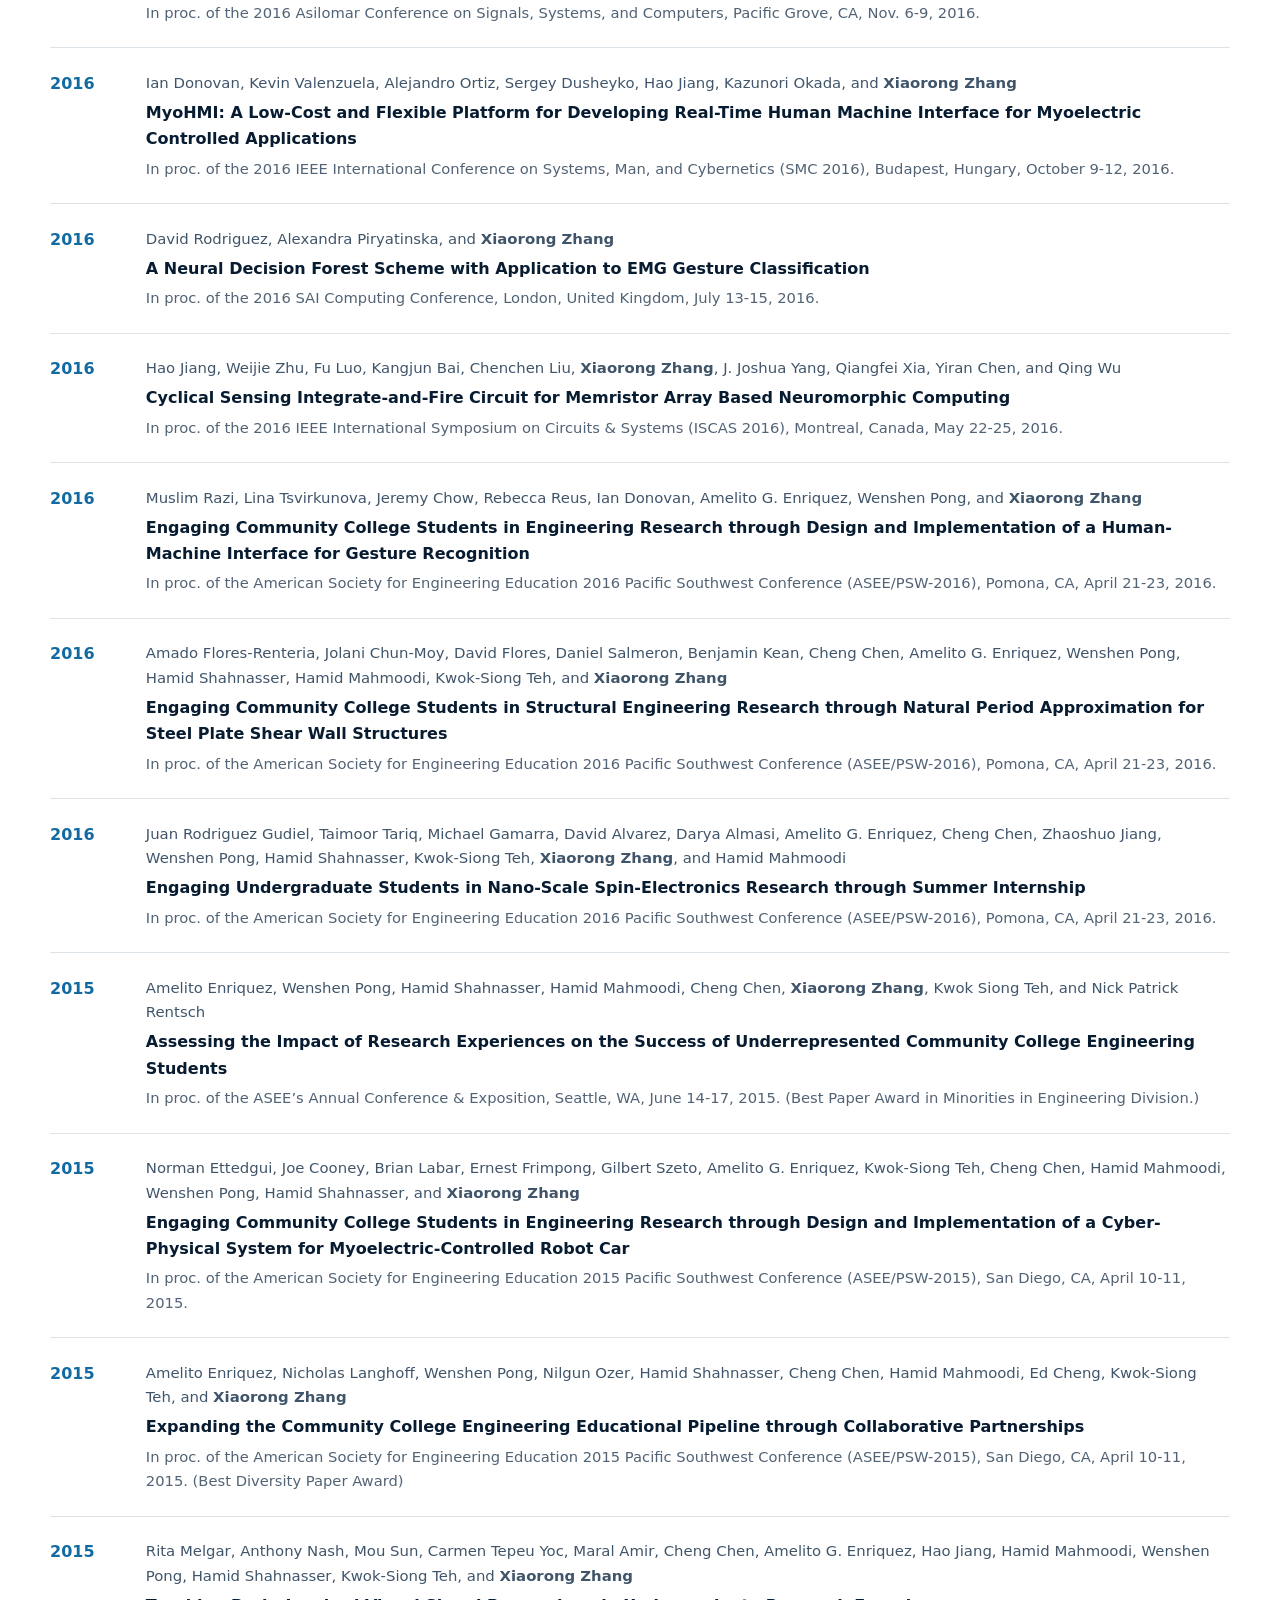
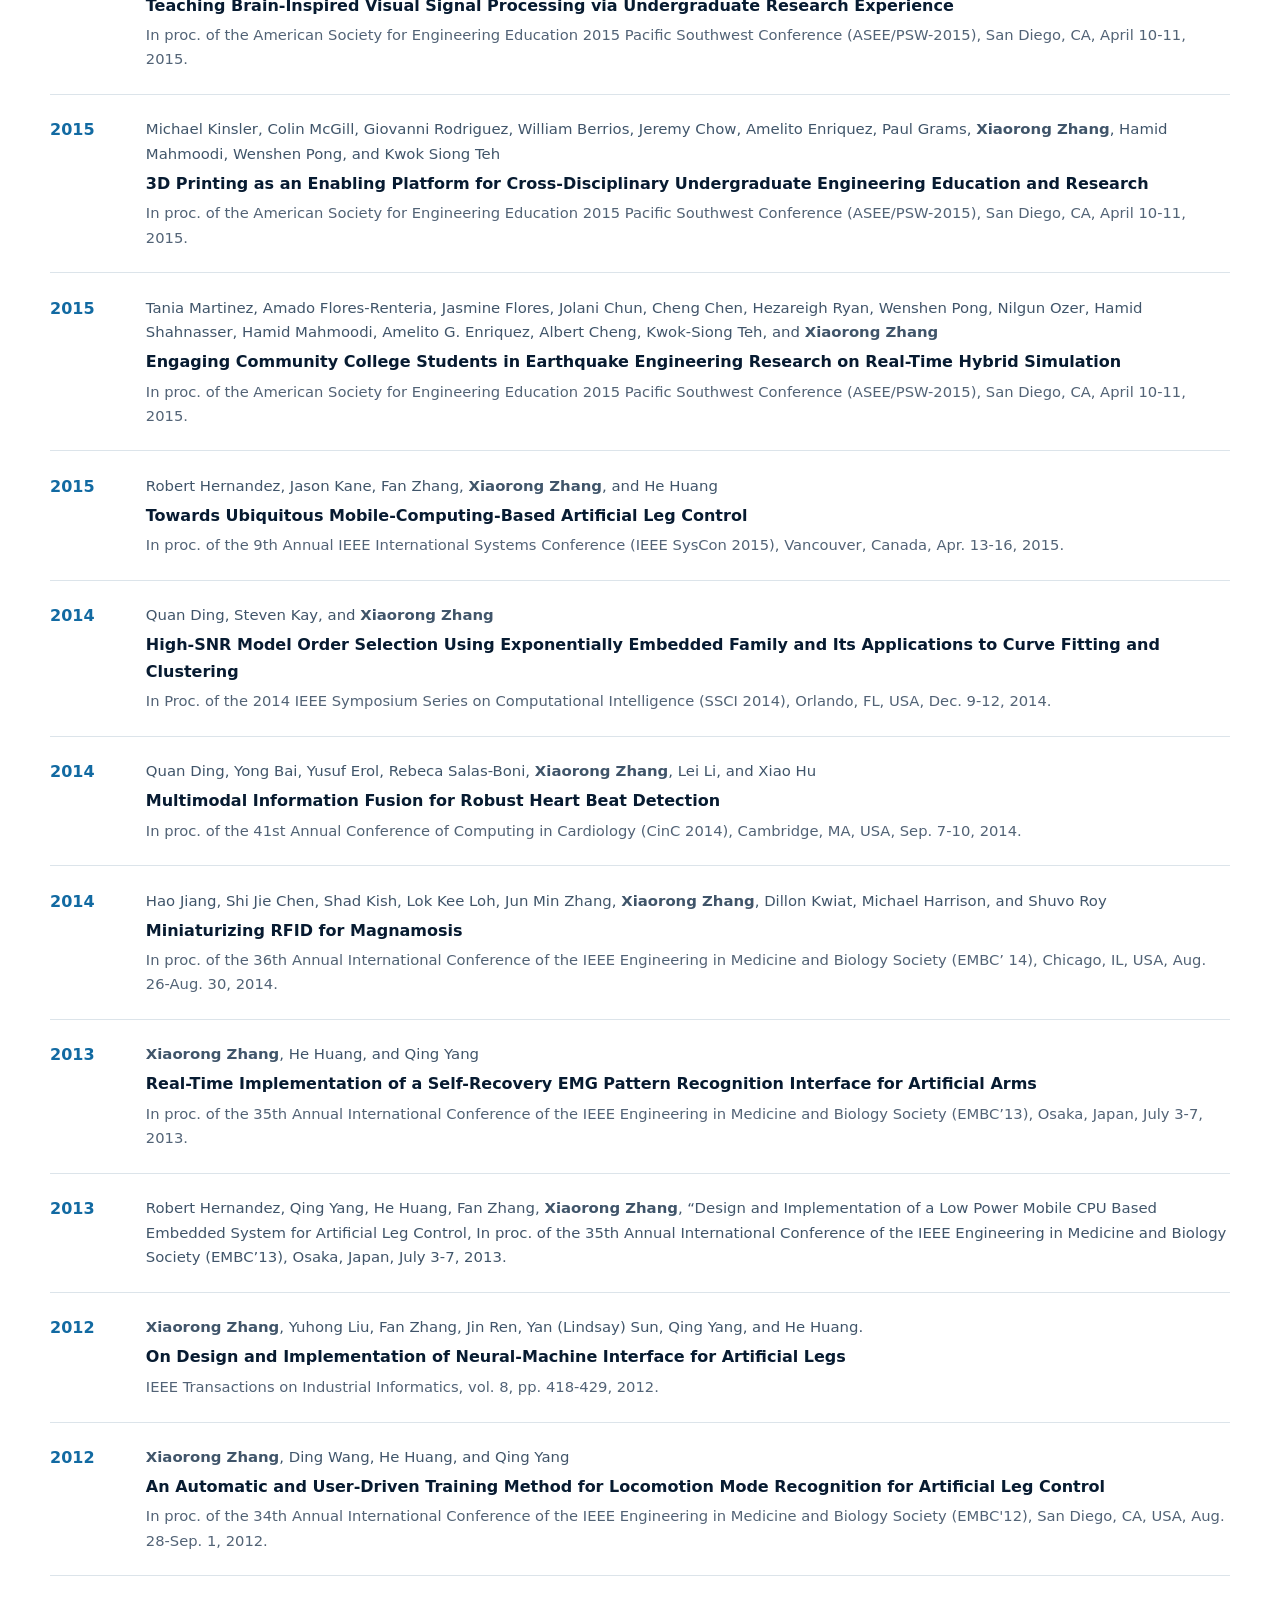
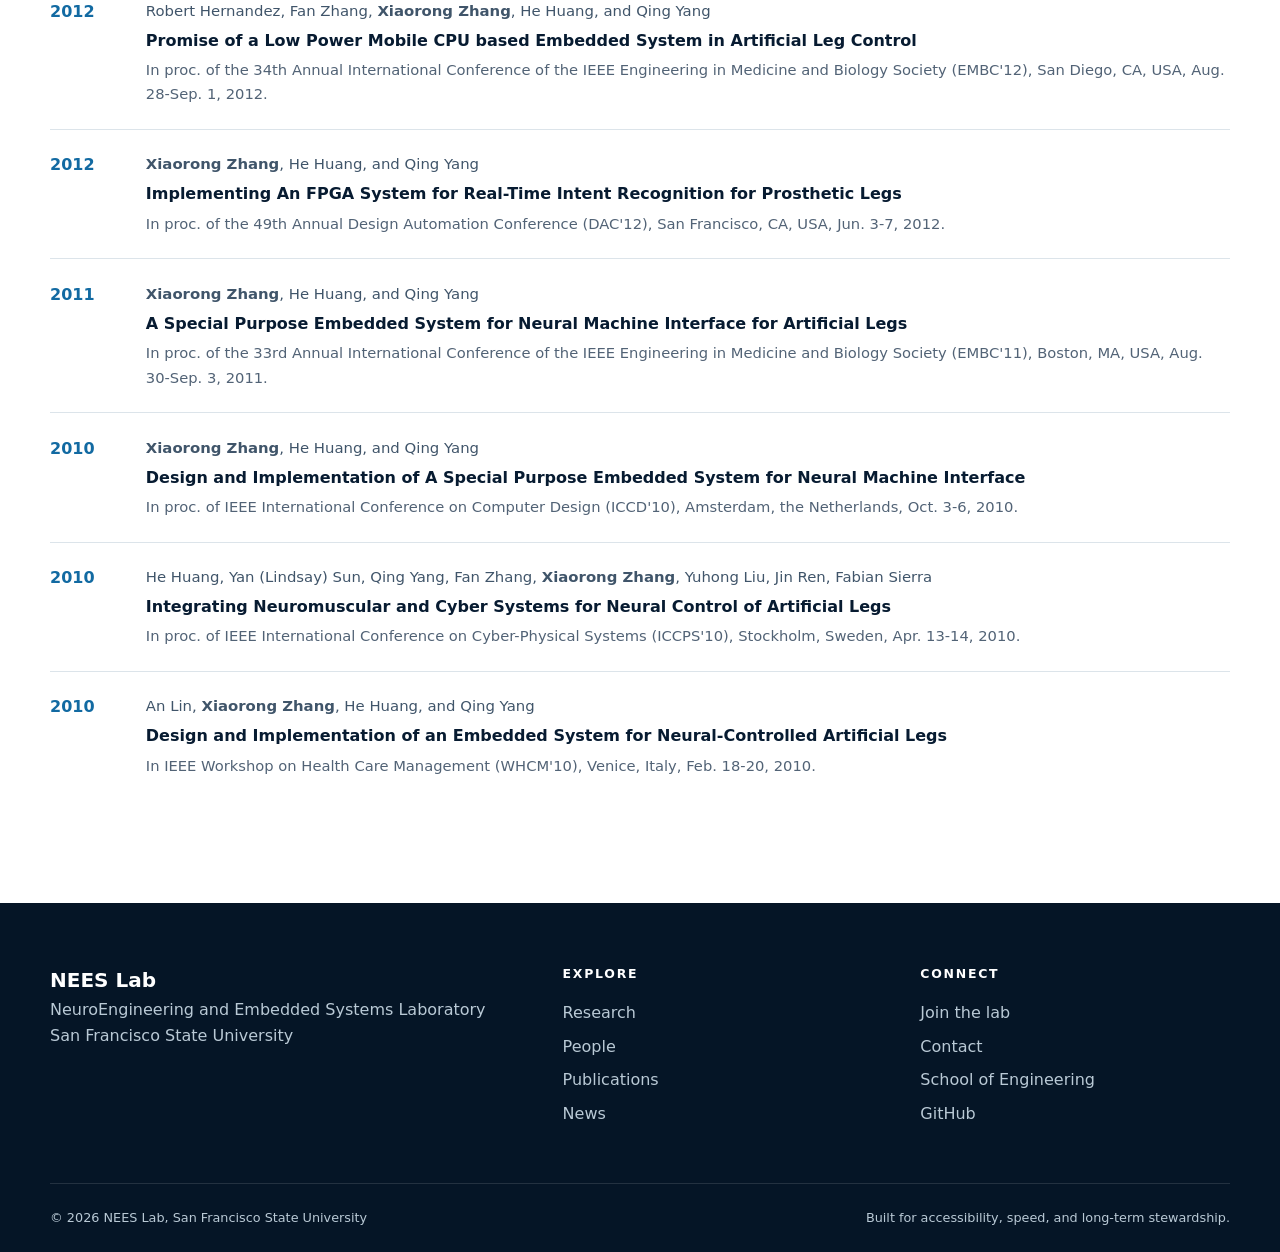
<file: publications.html>
<!doctype html>
<html lang="en">
<head>
  <meta charset="utf-8"><meta name="viewport" content="width=device-width, initial-scale=1">
  <title>Publications | NEES Lab</title>
  <meta name="description" content="Publications by Professor Xiaorong Zhang and NEES Lab collaborators, listed in reverse chronological order.">
  <link rel="icon" href="/images/nees-logo.png" type="image/png"><link rel="stylesheet" href="/assets/site.css"><script src="/assets/site.js" defer></script>
</head>
<body>
  <site-header page="publications"></site-header>
  <main id="main">
    <section class="page-hero page-hero-compact"><div class="container"><h1>Publications</h1></div></section>
    <section class="section publications-section"><div class="container">
      <ol class="publication-list">
        <li class="publication"><div class="publication-year">2026</div><div><div class="publication-authors">Peter Chudinov, Zhenyu Lin, Jay Motamarry, Srihita Panati, <strong>Xiaorong Zhang</strong>, and Zhuwei Qin</div><div class="publication-title">NeuroEdge: Real-Time Hand Gesture Recognition with High-Density EMG Using Deep Learning at the Edge</div><div class="publication-detail">arXiv preprint arXiv:2605.29326, 2026.</div></div></li>
        <li class="publication"><div class="publication-year">2025</div><div><div class="publication-authors">Lauren Gan, Oscar Vazquez, Nicholas Dalton, Zhuwei Qin, <strong>Xiaorong Zhang</strong>, and David Quintero</div><div class="publication-title">Development of a Soft, Spring-Like Finger Tendon Exo-Glove Design with a Four-Output Cable-Driven Linear Servomechanism</div><div class="publication-detail">In proc. of the 2025 International Conference on Rehabilitation Robotics (ICORR 2025), Chicago, IL, July 11, 2025.</div></div></li>
        <li class="publication"><div class="publication-year">2025</div><div><div class="publication-authors">Fatemeh Khalkhal, Stephanie Claussen, Yiyi Wang, <strong>Xiaorong Zhang</strong>, and Elysee Matembe Ekanga</div><div class="publication-title">Underrepresented minority students’ portrayal of engineering and what engineers do</div><div class="publication-detail">In proc. of the 2025 ASEE Annual Conference &amp; Exposition (ASEE 2025), Montreal, Canada, June 22-25, 2025.</div></div></li>
        <li class="publication"><div class="publication-year">2024</div><div><div class="publication-authors">Junyu Lu, Amir Modan, Zhenyu Lin, Charmayne Hughes, <strong>Xiaorong Zhang</strong>, and Zhuwei Qin</div><div class="publication-title">mMyoHMI: Real-Time EMG-Based Pattern Recognition with On-Device Learning Adaptation</div><div class="publication-detail">In proc. of the 10th IEEE RAS/EMBS International Conference on Biomedical Robotics and Biomechatronics (BioRob 2024), Heidelberg, Germany, September 1-4, 2024.</div></div></li>
        <li class="publication"><div class="publication-year">2024</div><div><div class="publication-authors">Ankita Mukherjee, Helena Alvarez, <strong>Xiaorong Zhang</strong>, Zhuwei Qin, Charmayne Hughes</div><div class="publication-title">DRome: A Deep Learning-Based Mobile Vision System for Real-Time Range of Motion Evaluation</div><div class="publication-detail">In proc. of the 10th IEEE RAS/EMBS International Conference on Biomedical Robotics and Biomechatronics (BioRob 2024), Heidelberg, Germany, September 1-4, 2024.</div></div></li>
        <li class="publication"><div class="publication-year">2024</div><div><div class="publication-authors"><strong>Xiaorong Zhang</strong>, Stephanie Claussen, Fatemeh Khalkhal, Yiyi Wang</div><div class="publication-title">Evaluating ChatGPT's Efficacy in Qualitative Analysis of Engineering Education Research</div><div class="publication-detail">In proc. of the 2024 ASEE Annual Conference &amp; Exposition (ASEE 2024), Portland, OR, June 23-26, 2024.</div></div></li>
        <li class="publication"><div class="publication-year">2024</div><div><div class="publication-authors">Zhuwei Qin, <strong>Xiaorong Zhang</strong>, David Quintero, Wenshen Pong, Yiyi Wang, Jenna Wong, and Robert Petrulis</div><div class="publication-title">Engaging Community College Students in Artificial Intelligence Research through an NSF-Funded Summer Research Internship Program</div><div class="publication-detail">In proc. of the 2024 ASEE Annual Conference &amp; Exposition (ASEE 2024), Portland, OR, June 23-26, 2024.</div></div></li>
        <li class="publication"><div class="publication-year">2023</div><div><div class="publication-authors"><strong>Xiaorong Zhang</strong>, David Quintero, Zhaoshuo Jiang, Fatemeh Khalkhal, Zhuwei Qin, Jenna Wong, Yiyi Wang, Wenshen Pong, and Robert Petrulis</div><div class="publication-title">Development and First-Year Outcomes of an NSF-Funded Summer Research Internship Program to Engage Community College Students in Engineering Research</div><div class="publication-detail">In proc. of the 2023 ASEE Annual Conference &amp; Exposition (ASEE 2023), Baltimore, MD, June 25-28, 2023.</div></div></li>
        <li class="publication"><div class="publication-year">2023</div><div><div class="publication-authors">Zhaoshuo Jiang, <strong>Xiaorong Zhang</strong>, Fatemeh Khalkhal, Jenna Wong, David Quintero, Yiyi Wang, Wenshen Pong, and Robert Petrulis</div><div class="publication-title">Strengthening Student Motivation and Resilience through Research and Advising</div><div class="publication-detail">In proc. of the 2023 ASEE Annual Conference &amp; Exposition (ASEE 2023), Baltimore, MD, June 25-28, 2023.</div></div></li>
        <li class="publication"><div class="publication-year">2023</div><div><div class="publication-citation">Jenna Wong, Zhaoshuo Jiang, Fatemeh Khalkhal, David Quintero, Robert Petrulis, Wenshen Pong, Yiyi Wang, and <strong>Xiaorong Zhang</strong> (2023). Kickstarting an Engineering Success Center at a Hispanic Serving Institute, In proc. of the 2023 ASEE Annual Conference &amp; Exposition (ASEE 2023), Baltimore, MD, June 25-28, 2023.</div></div></li>
        <li class="publication"><div class="publication-year">2023</div><div><div class="publication-authors">Yiyi Wang, <strong>Xiaorong Zhang</strong>, Fatemeh Khalkhal, and Stephanie Claussen, Ana Karen Biviano</div><div class="publication-title">A Quantitative Analysis on Teamwork Behavior, Disagreement, and Their Linkages to Students’ Engineering Identities</div><div class="publication-detail">In proc. of the 2023 ASEE Annual Conference &amp; Exposition (ASEE 2023), Baltimore, MD, June 25-28, 2023.</div></div></li>
        <li class="publication"><div class="publication-year">2023</div><div><div class="publication-authors">Stephanie Claussen, Fatemeh Khalkhal, <strong>Xiaorong Zhang</strong>, Ana Karen Biviano, and Yiyi Wang</div><div class="publication-title">Qualitative analysis of the relationships between the teamwork experiences of diverse students and their engineering identities at a Hispanic-serving institution</div><div class="publication-detail">In proc. of the 2023 ASEE Annual Conference &amp; Exposition (ASEE 2023), Baltimore, MD, June 25-28, 2023.</div></div></li>
        <li class="publication"><div class="publication-year">2023</div><div><div class="publication-authors">Yiyi Wang, Stephanie Claussen, <strong>Xiaorong Zhang</strong>, and Fatemeh Khalkhal</div><div class="publication-title">Development and Initial Outcomes of an NSF RIEF Project in Understanding Teamwork Experience and its Linkage to Engineering Identity of Diverse Students</div><div class="publication-detail">In proc. of the 2023 ASEE Annual Conference &amp; Exposition (ASEE 2023), Baltimore, MD, June 25-28, 2023.</div></div></li>
        <li class="publication"><div class="publication-year">2023</div><div><div class="publication-authors">Jimmy Lu, Philip Liang, Jin Chul Rhim, <strong>Xiaorong Zhang</strong>, and Zhuwei Qin</div><div class="publication-title">EffiE: Efficient Convolutional Neural Network for Real-Time EMG Pattern Recognition System on Edge Devices</div><div class="publication-detail">In proc. of the 2023 International IEEE EMBS Conference on Neural Engineering (IEEE/EMBS NER 2023), Baltimore, MD, April 25-27, 2023.</div></div></li>
        <li class="publication"><div class="publication-year">2023</div><div><div class="publication-authors">Zhenyu Lin, Philip Liang, <strong>Xiaorong Zhang</strong>, and Zhuwei Qin</div><div class="publication-title">Toward Robust High-Density EMG Pattern Recognition using Generative Adversarial Network and Convolutional Neural Network</div><div class="publication-detail">In proc. of the 2023 International IEEE EMBS Conference on Neural Engineering (IEEE/EMBS NER 2023), Baltimore, MD, April 25-27, 2023.</div></div></li>
        <li class="publication"><div class="publication-year">2023</div><div><div class="publication-authors">David Quintero, <strong>Xiaorong Zhang</strong>, Zhuwei Qin, Lauren Gan, Carol Sanders, Yuriah Lydon, Nicolas Dalton, John Carlo Manuel, Jarren Berdal, Zhenyu Lin, Ricardo Manzanares-Diaz, Jin Chul Rhim, D. Bengani, Calista Huang, Vincent Luo, Robert Petrulis, and Wenshen Pong</div><div class="publication-title">A Collaborative Multidisciplinary Engineering Team Experience with Hierarchical Mentoring from High School through Undergraduate Students within a Summer Research Internship Program</div><div class="publication-detail">In proc. of the American Society for Engineering Education Pacific Southwest Conference (ASEE/PSW-2023), Los Angeles, CA, April 13-15, 2023.</div></div></li>
        <li class="publication"><div class="publication-year">2023</div><div><div class="publication-authors">Fatemeh Khalkhal, Zhaoshuo Jiang, <strong>Xiaorong Zhang</strong>, Jenna Wong, and Christopher Pong</div><div class="publication-title">Analyzing student peer mentor experiences in a collaborative summer internship project between San Francisco State University and local community colleges in San Francisco Bay Area</div><div class="publication-detail">In proc. of the American Society for Engineering Education Pacific Southwest Conference (ASEE/PSW-2023), Los Angeles, CA, April 13-15, 2023.</div></div></li>
        <li class="publication"><div class="publication-year">2023</div><div><div class="publication-authors">Fatemeh Khalkhal, Jenna Wong, <strong>Xiaorong Zhang</strong>, Zhaoshuo Jiang, Yiyi Wang, Christopher Pong</div><div class="publication-title">Fostering student success through faculty development workshops</div><div class="publication-detail">In proc. of the American Society for Engineering Education Pacific Southwest Conference (ASEE/PSW-2023), Los Angeles, CA, April 13-15, 2023.</div></div></li>
        <li class="publication"><div class="publication-year">2022</div><div><div class="publication-authors">Charmayne M. L. Hughes, Bao Tran, Amir Modan, and <strong>Xiaorong Zhang</strong></div><div class="publication-title">Accuracy and Validity of a Single Inertial Measurement Unit-based System to Determine Upper Limb Kinematics for Medically Underserved Populations</div><div class="publication-detail">Frontiers in Bioengineering and Biotechnology, DOI: 10.3389/fbioe.2022.918617, 2022.</div></div></li>
        <li class="publication"><div class="publication-year">2022</div><div><div class="publication-authors">Bao Tran, and <strong>Xiaorong Zhang</strong>, Amir Modan, and Charmayne M. L. Hughes</div><div class="publication-title">Design and Evaluation of an IMU Sensor-based System for the Rehabilitation of Upper Limb Motor Dysfunction</div><div class="publication-detail">In proc. of the 9th IEEE RAS/EMBS International Conference on Biomedical Robotics and Biomechatronics (BioRob 2022), Seoul, Korea, August 21-24, 2022.</div></div></li>
        <li class="publication"><div class="publication-year">2021</div><div><div class="publication-authors">Donald James Reynolds, Aashin Shazar, and <strong>Xiaorong Zhang</strong></div><div class="publication-title">Design and Validation of a Sensor Fault-Tolerant Module for Real-Time High-Density EMG Pattern Recognition</div><div class="publication-detail">In proc. of the 40th Annual International Conference of the IEEE Engineering in Medicine and Biology Society (EMBC'18), virtual meeting, November 1-5, 2021.</div></div></li>
        <li class="publication"><div class="publication-year">2021</div><div><div class="publication-authors"><strong>Xiaorong Zhang</strong></div><div class="publication-title">Resilient Course Design for Teaching a Project-based Engineering Course Online</div><div class="publication-detail">In proc. of the ASEE’s Annual Conference &amp; Exposition, virtual meeting, July 26-29, 2021.</div></div></li>
        <li class="publication"><div class="publication-year">2020</div><div><div class="publication-authors">Yiyi Wang and <strong>Xiaorong Zhang</strong></div><div class="publication-title">Estimating Transit Ridership Using Wi-Fi Signals: An Enhanced Rule-Based Approach Late Breaking Regular Papers</div><div class="publication-detail">In proc. of the 2020 IEEE International Conference on Systems, Man, and Cybernetics (SMC 2020), Toronto, Canada, October 11-14, 2020.</div></div></li>
        <li class="publication"><div class="publication-year">2019</div><div><div class="publication-authors">Charmayne Mary Lee Hughes, Moges Baye, Chloe Danielle Gordon-Murer, Alexander Louie, Selena Sun, Gashaw Jember Belay, and <strong>Xiaorong Zhang</strong></div><div class="publication-title">Quantitative Assessment of Upper Limb Motor Function in Ethiopian Acquired Brain Injured Patients using a Low-Cost Wearable Sensor</div><div class="publication-detail">Frontiers in Neurology, DOI: 10.3389/fneur.2019.01323, 2019.</div></div></li>
        <li class="publication"><div class="publication-year">2019</div><div><div class="publication-authors">Charmayne M. L. Hughes, Alexander Louie, Selena Sun, Chloe Gordon-Murer, Gashaw Jember Belay, Moges Baye, and <strong>Xiaorong Zhang</strong></div><div class="publication-title">Development of a Post-stroke Upper Limb Rehabilitation Wearable Sensor for Use in Sub-Saharan Arica: A Pilot Validation Study</div><div class="publication-detail">Frontiers in Bioengineering and Biotechnology, DOI: 10.3389/fbioe.2019.00322, 2019.</div></div></li>
        <li class="publication"><div class="publication-year">2019</div><div><div class="publication-authors">Victor Delaplaine, Ricardo Colin, Paul Leung, Danny Ceron, Alexander David, Amelito G. Enriquez, Wenshen Pong, Zhaoshuo Jiang, Cheng Chen, Kwok-Siong Teh, Hamid Mahmoodi, Hao Jiang, and <strong>Xiaorong Zhang</strong></div><div class="publication-title">Introducing Emerging Computer Engineering Research to Community College Students through a Summer Internship Project on Development of a Mobile Gesture Recognition System</div><div class="publication-detail">In proc. of the American Society for Engineering Education 2019 Pacific Southwest Conference (ASEE/PSW-2019), Los Angeles, CA, April 4-6, 2019.</div></div></li>
        <li class="publication"><div class="publication-year">2019</div><div><div class="publication-authors">Michael Gee, Anthony Akash Lal, Alex Hercules, Tyler Sheaves, Amelito G. Enriquez, Cheng Chen, Hao Jiang, Zhaoshuo Jiang, Wenshen Pong, Hamid Shanasser, Kwok-Siong Teh, <strong>Xiaorong Zhang</strong>, and Hamid Mahmoodi</div><div class="publication-title">Research Experience for Community College Students: Design and Optimization of Non-Volatile Latch using Anti-Fuse Memory Technology</div><div class="publication-detail">In proc. of the American Society for Engineering Education 2019 Pacific Southwest Conference (ASEE/PSW-2019), Los Angeles, CA, April 4-6, 2019.</div></div></li>
        <li class="publication"><div class="publication-year">2019</div><div><div class="publication-authors">Alexander Carlson, Karina Reyna, Julissa Rico Ruiz, Moises Vieyra, Amelito G. Enriquez and Nick Langhoff, Yifeng Xu, Cheng Chen, Wenshen Pong, Hamid Shahnasser, Zhaoshuo Jiang, Hamid Mahmoodi, Hao Jiang, Kwok-Siong Teh, and <strong>Xiaorong Zhang</strong></div><div class="publication-title">Integrating Collapse Simulation of Building Structures into Internship Experiences for Community College Students,</div><div class="publication-detail">In proc. of the American Society for Engineering Education 2019 Pacific Southwest Conference (ASEE/PSW-2019), Los Angeles, CA, April 4-6, 2019.</div></div></li>
        <li class="publication"><div class="publication-year">2019</div><div><div class="publication-authors">Adrian Bituin, Krystal Kyain, Yardley Ordonez, Alec Maxwell, Wen Li Tang, Amelito Enriquez, Nick Langhoff, Wenshen Pong, Cheng Chen, Kwok Siong Teh, <strong>Xiaorong Zhang</strong>, Hamid Mahmoodi, Hao Jiang, Zhaoshuo Jiang</div><div class="publication-title">Engaging Community College Students in Cutting-Edge Research in Topology Optimization</div><div class="publication-detail">In proc. of the American Society for Engineering Education 2019 Pacific Southwest Conference (ASEE/PSW-2019), Los Angeles, CA, April 4-6, 2019.</div></div></li>
        <li class="publication"><div class="publication-year">2018</div><div><div class="publication-authors">Linqing Gui, <strong>Xiaorong Zhang</strong>, Quan Ding, Feng Shu, Anne Wei</div><div class="publication-title">Reference Anchor Selection and Global Optimized Solution for DV-Hop Localization in Wireless Sensor Networks,</div><div class="publication-detail">Wireless Personal Communications, vol. 96, num. 4, pp. 5995-6005, 2017.</div></div></li>
        <li class="publication"><div class="publication-year">2018</div><div><div class="publication-authors"><strong>Xiaorong Zhang</strong> and Quan Ding</div><div class="publication-title">Respiratory Rate Estimation from the Photoplethysmogram via Joint Sparse Signal Reconstruction and Spectra Fusion</div><div class="publication-detail">Biomedical Signal Processing and Control, 35 (2017) 1–7, 2017.</div></div></li>
        <li class="publication"><div class="publication-year">2018</div><div><div class="publication-authors">Quan Ding, Yong Bai, Yusuf Erol, Rebeca Salas-Boni, <strong>Xiaorong Zhang</strong>, and Xiao Hu</div><div class="publication-title">Robust QRS Peak Detection by Multimodal Information Fusion of ECG and Blood Pressure Signals</div><div class="publication-detail">Physiological Measurement, vol. 37, num. 11, pp. 84-95, 2016.</div></div></li>
        <li class="publication"><div class="publication-year">2018</div><div><div class="publication-authors"><strong>Xiaorong Zhang</strong> and Quan Ding</div><div class="publication-title">Respiratory Rate Monitoring from the Photoplethysmogram via Sparse Signal Reconstruction</div><div class="publication-detail">Physiological Measurement, vol. 37, num. 7, pp. 1105-1119, 2016.</div></div></li>
        <li class="publication"><div class="publication-year">2018</div><div><div class="publication-authors"><strong>Xiaorong Zhang</strong> and He Huang</div><div class="publication-title">A Real-Time, Practical Sensor Fault-Tolerant Module for Robust EMG Pattern Recognition</div><div class="publication-detail">Journal of NeuroEngineering and Rehabilitation (JNER), 12:18, DOI: 10.1186/s12984-015-0011-y, 2015.</div></div></li>
        <li class="publication"><div class="publication-year">2018</div><div><div class="publication-authors">Chloe Zirbel, Charmayne Hughes, and <strong>Xiaorong Zhang</strong></div><div class="publication-title">The VRehab System: A Low-Cost Mobile Virtual Reality System for Post-Stroke Upper Limb Rehabilitation for Medically Underserved Populations</div><div class="publication-detail">In proc. of the 2018 IEEE Global Humanitarian Technology Conference (GHTC 2018), San Jose, CA, Oct. 18-21, 2018.</div></div></li>
        <li class="publication"><div class="publication-year">2018</div><div><div class="publication-authors">Ian M. Donovan, Kazunori Okada, and <strong>Xiaorong Zhang</strong></div><div class="publication-title">Adjacent Features for High-Density EMG Pattern Recognition</div><div class="publication-detail">In proc. of the 40th Annual International Conference of the IEEE Engineering in Medicine and Biology Society (EMBC'18), Honolulu, HI, July 17-21, 2018.</div></div></li>
        <li class="publication"><div class="publication-year">2018</div><div><div class="publication-authors">Hao Jiang, Kevin Yamada, Zizhe Ren, Thomas Kwok, Fu Luo, Qing Yang, <strong>Xiaorong Zhang</strong>, J. Joshua Yang, Qiangfei Xia, Yiran Chen, Hai Li, Qing Wu, and Mark Barnell</div><div class="publication-title">Pulse-Width Modulation based Dot-Product Engine for Neuromorphic Computing System using Memristor Crossbar Array</div><div class="publication-detail">In proc. of the 2018 IEEE International Symposium on Circuits &amp; Systems (ISCAS 2018), Florence, Italy, May 27-30, 2018.</div></div></li>
        <li class="publication"><div class="publication-year">2018</div><div><div class="publication-authors">Kattia Chang-Kam, Karina Abad, Ricardo Colin, Charles Tolentino, Cameron Malloy, Alexander David, Amelito G. Enriquez, Wenshen Pong, Zhaoshuo Jiang, Cheng Chen, Kwok-Siong Teh, Hamid Mahmoodi, Hao Jiang, and <strong>Xiaorong Zhang</strong></div><div class="publication-title">Engaging Community College Students in Emerging Human-Machine Interfaces Research through Design and Implementation of a Mobile Application for Gesture Recognition</div><div class="publication-detail">In proc. of the American Society for Engineering Education Zone IV Conference (ASEE-ZONE IV 2018), Boulder, CO, March 25-27, 2018. (Best Diversity Paper Award)</div></div></li>
        <li class="publication"><div class="publication-year">2018</div><div><div class="publication-authors">C. Amaro, P. Silva, A. Davies, J. Marin, J. Caballero, A.G. Enriquez, J. Liang, C. Chen, W. Pong, H. Shahnasser, Z. Jiang, H. Mahmoodi, H. Jiang, K.S. The, and X. Zhang</div><div class="publication-title">Integrating Structural Engineering Research into Internship Experiences for Community College Students,</div><div class="publication-detail">In proc. of the American Society for Engineering Education Zone IV Conference (ASEE-ZONE IV 2018), Boulder, CO, March 25-27, 2018.</div></div></li>
        <li class="publication"><div class="publication-year">2018</div><div><div class="publication-authors">Yedinak, O. Granados, V. Tran, M. Vieyra, A. Maxwell, A. Enriquez, W. Pong, C. Chen, K. Siong Teh, X. Zhang, H. Mahmoodi, H. Jiang, Z. Jiang (2018)</div><div class="publication-title">Engaging Community College Students in Civil Engineering Research of Structural Health Monitoring using Acoustic Sensors</div><div class="publication-detail">In proc. of the American Society for Engineering Education Zone IV Conference (ASEE-ZONE IV 2018), Boulder, CO, March 25-27, 2018.</div></div></li>
        <li class="publication"><div class="publication-year">2018</div><div><div class="publication-authors">Jayson Mercurio, Kevin Yamada, Alexander Choi, Ayesha Iqbal, Jose I. Guzman, Amelito G. Enriquez, <strong>Xiaorong Zhang</strong>, Wenshen Pong, Zhaoshuo Jiang, Cheng Chen, Kwok-Siong Teh, Hamid Mahmoodi, and Hao Jiang</div><div class="publication-title">Inspiring Community College Students in Electrical and Computer Engineering Research through Live Digit Recognition using NVidia’s Jetson TX1</div><div class="publication-detail">In proc. of the American Society for Engineering Education Zone IV Conference (ASEE-ZONE IV 2018), Boulder, CO, March 25-27, 2018.</div></div></li>
        <li class="publication"><div class="publication-year">2018</div><div><div class="publication-authors">R. Carroll, B. Carrozza, J. Lopez, Y. Ordonez, E. Sanchez, D. Kim, A. Lee, M. Lino, A. Enriquez, W. Pong, X. Zhang, H. Mahmoodi, Z. Jiang, C. Chen, H. Jiang, and K. S. Teh</div><div class="publication-title">Learning Assistive Device Design Through the Creation of 3D Printed Children's Prosthetics with Augmented Grip Diversity,</div><div class="publication-detail">In proc. of the American Society for Engineering Education Zone IV Conference (ASEE-ZONE IV 2018), Boulder, CO, March 25-27, 2018.</div></div></li>
        <li class="publication"><div class="publication-year">2018</div><div><div class="publication-authors">V. Miftakhov, C. D. Prato, S. Tornoe, K. Lim, A. Attaran, A. Enriquez, C. Chen, H. Jiang, Z. Jiang, W. Pong, H. Shahnasser, K. S. Teh, X. Zhang, and H. Mahmoodi</div><div class="publication-title">Research Experience for Community College Students: Design and Optimization of Nan-Volatile Latch using Resistive Memory Technology,</div><div class="publication-detail">In proc. of the American Society for Engineering Education Zone IV Conference (ASEE-ZONE IV 2018), Boulder, CO, March 25-27, 2018.</div></div></li>
        <li class="publication"><div class="publication-year">2017</div><div><div class="publication-authors">Ian M. Donovan, Juris Puchin, Kazunori Okada, and <strong>Xiaorong Zhang</strong></div><div class="publication-title">Simple Space-Domain Features for Low-Resolution sEMG Pattern Recognition</div><div class="publication-detail">In proc. of the 39th Annual International Conference of the IEEE Engineering in Medicine and Biology Society (EMBC'17), Jeju Island, Korea, July 11-15, 2017.</div></div></li>
        <li class="publication"><div class="publication-year">2017</div><div><div class="publication-authors">Amelito Enriquez, Nick Langhoff, Wenshen Pong, Hamid Mahmoodi, <strong>Xiaorong Zhang</strong>, Kwok-Siong Teh, Cheng Chen, and Zhaoshuo Jiang</div><div class="publication-title">Developing a Summer Research Internship Program for Underrepresented Community College Engineering Students</div><div class="publication-detail">In proc. of the ASEE’s Annual Conference &amp; Exposition (ASEE 2017), Columbus, OH, June 24-28, 2017. (Best Paper Award in Two-Year College Division.)</div></div></li>
        <li class="publication"><div class="publication-year">2017</div><div><div class="publication-authors">Jeffrey Yan, James Dalton, Bianca Doronila, Kattia Chang-Kam, Victor Melara, Christopher Thomas, Ian Donovan, Kartik Bholla, Amelito G. Enriquez, Wenshen Pong, Zhaoshuo Jiang, Cheng Chen, Kwok-Siong Teh, Hamid Mahmoodi, Hao Jiang, Kazunori Okada, and <strong>Xiaorong Zhang</strong></div><div class="publication-title">Engaging Community College Students in Computer Engineering Research through Design and Implementation of a Versatile Gesture Control Interface</div><div class="publication-detail">In proc. of the American Society for Engineering Education 2017 Pacific Southwest Conference (ASEE/PSW-2017), Tempe, AZ, April 20-22, 2017.</div></div></li>
        <li class="publication"><div class="publication-year">2017</div><div><div class="publication-authors">Alexander Furlanic, Philip Thomas, Panfilo Armas, Rene Medina, Jackie Lok, Amelito Enriquez, Wenshen Pong, Cheng Chen, Kwok Siong Teh, <strong>Xiaorong Zhang</strong>, Hamid Mahmoodi, and Zhaoshuo Jiang</div><div class="publication-title">Engaging Community College Students in Earthquake Engineering Research with Smart Wearable Devices</div><div class="publication-detail">In proc. of the American Society for Engineering Education 2017 Pacific Southwest Conference (ASEE/PSW-2017), Tempe, AZ, April 20-22, 2017.</div></div></li>
        <li class="publication"><div class="publication-year">2017</div><div><div class="publication-authors">Brandon Leung, Yu Ting Huang, Fernando Lorenzo, Sergio Rodriguez, Janine Young, Aliyar Attaran, Amelito G. Enriquez, Cheng Chen, Zhaoshuo Jiang, Wenshen Pong, Hamid Shahnasser, Kwok-Siong Teh, <strong>Xiaorong Zhang</strong>, Hamid Mahmoodi</div><div class="publication-title">Engaging Undergraduate Students in Research: Efficient Logic Design in Nano-Scale using Spin Transfer Torque Memory</div><div class="publication-detail">In proc. of the American Society for Engineering Education 2017 Pacific Southwest Conference (ASEE/PSW-2017), Tempe, AZ, April 20-22, 2017.</div></div></li>
        <li class="publication"><div class="publication-year">2017</div><div><div class="publication-authors">Timothy Mitchell, Shane Sharp, Matthew Carlson, Javier Piccolotti, Gilbert Ramirez, Jesus Caballero, Amelito Enriquez, Wenshen Pong, Cheng Chen, Zhaoshuo Jiang, Hamid Mahmoodi, <strong>Xiaorong Zhang</strong>, Kwok Siong Teh</div><div class="publication-title">3D Printing of Short-Fiber Composites as an Effective Tool for Undergraduate Education in Composite Materials</div><div class="publication-detail">In proc. of the American Society for Engineering Education 2017 Pacific Southwest Conference (ASEE/PSW-2017), Tempe, AZ, April 20-22, 2017.</div></div></li>
        <li class="publication"><div class="publication-year">2016</div><div><div class="publication-authors"><strong>Xiaorong Zhang</strong> and Quan Ding</div><div class="publication-title">Fast Respiratory Rate Estimation from PPG Signal Using Sparse Signal Reconstruction Based on Orthogonal Matching Pursuit</div><div class="publication-detail">In proc. of the 2016 Asilomar Conference on Signals, Systems, and Computers, Pacific Grove, CA, Nov. 6-9, 2016.</div></div></li>
        <li class="publication"><div class="publication-year">2016</div><div><div class="publication-authors">Ian Donovan, Kevin Valenzuela, Alejandro Ortiz, Sergey Dusheyko, Hao Jiang, Kazunori Okada, and <strong>Xiaorong Zhang</strong></div><div class="publication-title">MyoHMI: A Low-Cost and Flexible Platform for Developing Real-Time Human Machine Interface for Myoelectric Controlled Applications</div><div class="publication-detail">In proc. of the 2016 IEEE International Conference on Systems, Man, and Cybernetics (SMC 2016), Budapest, Hungary, October 9-12, 2016.</div></div></li>
        <li class="publication"><div class="publication-year">2016</div><div><div class="publication-authors">David Rodriguez, Alexandra Piryatinska, and <strong>Xiaorong Zhang</strong></div><div class="publication-title">A Neural Decision Forest Scheme with Application to EMG Gesture Classification</div><div class="publication-detail">In proc. of the 2016 SAI Computing Conference, London, United Kingdom, July 13-15, 2016.</div></div></li>
        <li class="publication"><div class="publication-year">2016</div><div><div class="publication-authors">Hao Jiang, Weijie Zhu, Fu Luo, Kangjun Bai, Chenchen Liu, <strong>Xiaorong Zhang</strong>, J. Joshua Yang, Qiangfei Xia, Yiran Chen, and Qing Wu</div><div class="publication-title">Cyclical Sensing Integrate-and-Fire Circuit for Memristor Array Based Neuromorphic Computing</div><div class="publication-detail">In proc. of the 2016 IEEE International Symposium on Circuits &amp; Systems (ISCAS 2016), Montreal, Canada, May 22-25, 2016.</div></div></li>
        <li class="publication"><div class="publication-year">2016</div><div><div class="publication-authors">Muslim Razi, Lina Tsvirkunova, Jeremy Chow, Rebecca Reus, Ian Donovan, Amelito G. Enriquez, Wenshen Pong, and <strong>Xiaorong Zhang</strong></div><div class="publication-title">Engaging Community College Students in Engineering Research through Design and Implementation of a Human-Machine Interface for Gesture Recognition</div><div class="publication-detail">In proc. of the American Society for Engineering Education 2016 Pacific Southwest Conference (ASEE/PSW-2016), Pomona, CA, April 21-23, 2016.</div></div></li>
        <li class="publication"><div class="publication-year">2016</div><div><div class="publication-authors">Amado Flores-Renteria, Jolani Chun-Moy, David Flores, Daniel Salmeron, Benjamin Kean, Cheng Chen, Amelito G. Enriquez, Wenshen Pong, Hamid Shahnasser, Hamid Mahmoodi, Kwok-Siong Teh, and <strong>Xiaorong Zhang</strong></div><div class="publication-title">Engaging Community College Students in Structural Engineering Research through Natural Period Approximation for Steel Plate Shear Wall Structures</div><div class="publication-detail">In proc. of the American Society for Engineering Education 2016 Pacific Southwest Conference (ASEE/PSW-2016), Pomona, CA, April 21-23, 2016.</div></div></li>
        <li class="publication"><div class="publication-year">2016</div><div><div class="publication-authors">Juan Rodriguez Gudiel, Taimoor Tariq, Michael Gamarra, David Alvarez, Darya Almasi, Amelito G. Enriquez, Cheng Chen, Zhaoshuo Jiang, Wenshen Pong, Hamid Shahnasser, Kwok-Siong Teh, <strong>Xiaorong Zhang</strong>, and Hamid Mahmoodi</div><div class="publication-title">Engaging Undergraduate Students in Nano-Scale Spin-Electronics Research through Summer Internship</div><div class="publication-detail">In proc. of the American Society for Engineering Education 2016 Pacific Southwest Conference (ASEE/PSW-2016), Pomona, CA, April 21-23, 2016.</div></div></li>
        <li class="publication"><div class="publication-year">2015</div><div><div class="publication-authors">Amelito Enriquez, Wenshen Pong, Hamid Shahnasser, Hamid Mahmoodi, Cheng Chen, <strong>Xiaorong Zhang</strong>, Kwok Siong Teh, and Nick Patrick Rentsch</div><div class="publication-title">Assessing the Impact of Research Experiences on the Success of Underrepresented Community College Engineering Students</div><div class="publication-detail">In proc. of the ASEE’s Annual Conference &amp; Exposition, Seattle, WA, June 14-17, 2015. (Best Paper Award in Minorities in Engineering Division.)</div></div></li>
        <li class="publication"><div class="publication-year">2015</div><div><div class="publication-authors">Norman Ettedgui, Joe Cooney, Brian Labar, Ernest Frimpong, Gilbert Szeto, Amelito G. Enriquez, Kwok-Siong Teh, Cheng Chen, Hamid Mahmoodi, Wenshen Pong, Hamid Shahnasser, and <strong>Xiaorong Zhang</strong></div><div class="publication-title">Engaging Community College Students in Engineering Research through Design and Implementation of a Cyber-Physical System for Myoelectric-Controlled Robot Car</div><div class="publication-detail">In proc. of the American Society for Engineering Education 2015 Pacific Southwest Conference (ASEE/PSW-2015), San Diego, CA, April 10-11, 2015.</div></div></li>
        <li class="publication"><div class="publication-year">2015</div><div><div class="publication-authors">Amelito Enriquez, Nicholas Langhoff, Wenshen Pong, Nilgun Ozer, Hamid Shahnasser, Cheng Chen, Hamid Mahmoodi, Ed Cheng, Kwok-Siong Teh, and <strong>Xiaorong Zhang</strong></div><div class="publication-title">Expanding the Community College Engineering Educational Pipeline through Collaborative Partnerships</div><div class="publication-detail">In proc. of the American Society for Engineering Education 2015 Pacific Southwest Conference (ASEE/PSW-2015), San Diego, CA, April 10-11, 2015. (Best Diversity Paper Award)</div></div></li>
        <li class="publication"><div class="publication-year">2015</div><div><div class="publication-authors">Rita Melgar, Anthony Nash, Mou Sun, Carmen Tepeu Yoc, Maral Amir, Cheng Chen, Amelito G. Enriquez, Hao Jiang, Hamid Mahmoodi, Wenshen Pong, Hamid Shahnasser, Kwok-Siong Teh, and <strong>Xiaorong Zhang</strong></div><div class="publication-title">Teaching Brain-Inspired Visual Signal Processing via Undergraduate Research Experience</div><div class="publication-detail">In proc. of the American Society for Engineering Education 2015 Pacific Southwest Conference (ASEE/PSW-2015), San Diego, CA, April 10-11, 2015.</div></div></li>
        <li class="publication"><div class="publication-year">2015</div><div><div class="publication-authors">Michael Kinsler, Colin McGill, Giovanni Rodriguez, William Berrios, Jeremy Chow, Amelito Enriquez, Paul Grams, <strong>Xiaorong Zhang</strong>, Hamid Mahmoodi, Wenshen Pong, and Kwok Siong Teh</div><div class="publication-title">3D Printing as an Enabling Platform for Cross-Disciplinary Undergraduate Engineering Education and Research</div><div class="publication-detail">In proc. of the American Society for Engineering Education 2015 Pacific Southwest Conference (ASEE/PSW-2015), San Diego, CA, April 10-11, 2015.</div></div></li>
        <li class="publication"><div class="publication-year">2015</div><div><div class="publication-authors">Tania Martinez, Amado Flores-Renteria, Jasmine Flores, Jolani Chun, Cheng Chen, Hezareigh Ryan, Wenshen Pong, Nilgun Ozer, Hamid Shahnasser, Hamid Mahmoodi, Amelito G. Enriquez, Albert Cheng, Kwok-Siong Teh, and <strong>Xiaorong Zhang</strong></div><div class="publication-title">Engaging Community College Students in Earthquake Engineering Research on Real-Time Hybrid Simulation</div><div class="publication-detail">In proc. of the American Society for Engineering Education 2015 Pacific Southwest Conference (ASEE/PSW-2015), San Diego, CA, April 10-11, 2015.</div></div></li>
        <li class="publication"><div class="publication-year">2015</div><div><div class="publication-authors">Robert Hernandez, Jason Kane, Fan Zhang, <strong>Xiaorong Zhang</strong>, and He Huang</div><div class="publication-title">Towards Ubiquitous Mobile-Computing-Based Artificial Leg Control</div><div class="publication-detail">In proc. of the 9th Annual IEEE International Systems Conference (IEEE SysCon 2015), Vancouver, Canada, Apr. 13-16, 2015.</div></div></li>
        <li class="publication"><div class="publication-year">2014</div><div><div class="publication-authors">Quan Ding, Steven Kay, and <strong>Xiaorong Zhang</strong></div><div class="publication-title">High-SNR Model Order Selection Using Exponentially Embedded Family and Its Applications to Curve Fitting and Clustering</div><div class="publication-detail">In Proc. of the 2014 IEEE Symposium Series on Computational Intelligence (SSCI 2014), Orlando, FL, USA, Dec. 9-12, 2014.</div></div></li>
        <li class="publication"><div class="publication-year">2014</div><div><div class="publication-authors">Quan Ding, Yong Bai, Yusuf Erol, Rebeca Salas-Boni, <strong>Xiaorong Zhang</strong>, Lei Li, and Xiao Hu</div><div class="publication-title">Multimodal Information Fusion for Robust Heart Beat Detection</div><div class="publication-detail">In proc. of the 41st Annual Conference of Computing in Cardiology (CinC 2014), Cambridge, MA, USA, Sep. 7-10, 2014.</div></div></li>
        <li class="publication"><div class="publication-year">2014</div><div><div class="publication-authors">Hao Jiang, Shi Jie Chen, Shad Kish, Lok Kee Loh, Jun Min Zhang, <strong>Xiaorong Zhang</strong>, Dillon Kwiat, Michael Harrison, and Shuvo Roy</div><div class="publication-title">Miniaturizing RFID for Magnamosis</div><div class="publication-detail">In proc. of the 36th Annual International Conference of the IEEE Engineering in Medicine and Biology Society (EMBC’ 14), Chicago, IL, USA, Aug. 26-Aug. 30, 2014.</div></div></li>
        <li class="publication"><div class="publication-year">2013</div><div><div class="publication-authors"><strong>Xiaorong Zhang</strong>, He Huang, and Qing Yang</div><div class="publication-title">Real-Time Implementation of a Self-Recovery EMG Pattern Recognition Interface for Artificial Arms</div><div class="publication-detail">In proc. of the 35th Annual International Conference of the IEEE Engineering in Medicine and Biology Society (EMBC’13), Osaka, Japan, July 3-7, 2013.</div></div></li>
        <li class="publication"><div class="publication-year">2013</div><div><div class="publication-citation">Robert Hernandez, Qing Yang, He Huang, Fan Zhang, <strong>Xiaorong Zhang</strong>, “Design and Implementation of a Low Power Mobile CPU Based Embedded System for Artificial Leg Control, In proc. of the 35th Annual International Conference of the IEEE Engineering in Medicine and Biology Society (EMBC’13), Osaka, Japan, July 3-7, 2013.</div></div></li>
        <li class="publication"><div class="publication-year">2012</div><div><div class="publication-authors"><strong>Xiaorong Zhang</strong>, Yuhong Liu, Fan Zhang, Jin Ren, Yan (Lindsay) Sun, Qing Yang, and He Huang.</div><div class="publication-title">On Design and Implementation of Neural-Machine Interface for Artificial Legs</div><div class="publication-detail">IEEE Transactions on Industrial Informatics, vol. 8, pp. 418-429, 2012.</div></div></li>
        <li class="publication"><div class="publication-year">2012</div><div><div class="publication-authors"><strong>Xiaorong Zhang</strong>, Ding Wang, He Huang, and Qing Yang</div><div class="publication-title">An Automatic and User-Driven Training Method for Locomotion Mode Recognition for Artificial Leg Control</div><div class="publication-detail">In proc. of the 34th Annual International Conference of the IEEE Engineering in Medicine and Biology Society (EMBC'12), San Diego, CA, USA, Aug. 28-Sep. 1, 2012.</div></div></li>
        <li class="publication"><div class="publication-year">2012</div><div><div class="publication-authors">Robert Hernandez, Fan Zhang, <strong>Xiaorong Zhang</strong>, He Huang, and Qing Yang</div><div class="publication-title">Promise of a Low Power Mobile CPU based Embedded System in Artificial Leg Control</div><div class="publication-detail">In proc. of the 34th Annual International Conference of the IEEE Engineering in Medicine and Biology Society (EMBC'12), San Diego, CA, USA, Aug. 28-Sep. 1, 2012.</div></div></li>
        <li class="publication"><div class="publication-year">2012</div><div><div class="publication-authors"><strong>Xiaorong Zhang</strong>, He Huang, and Qing Yang</div><div class="publication-title">Implementing An FPGA System for Real-Time Intent Recognition for Prosthetic Legs</div><div class="publication-detail">In proc. of the 49th Annual Design Automation Conference (DAC'12), San Francisco, CA, USA, Jun. 3-7, 2012.</div></div></li>
        <li class="publication"><div class="publication-year">2011</div><div><div class="publication-authors"><strong>Xiaorong Zhang</strong>, He Huang, and Qing Yang</div><div class="publication-title">A Special Purpose Embedded System for Neural Machine Interface for Artificial Legs</div><div class="publication-detail">In proc. of the 33rd Annual International Conference of the IEEE Engineering in Medicine and Biology Society (EMBC'11), Boston, MA, USA, Aug. 30-Sep. 3, 2011.</div></div></li>
        <li class="publication"><div class="publication-year">2010</div><div><div class="publication-authors"><strong>Xiaorong Zhang</strong>, He Huang, and Qing Yang</div><div class="publication-title">Design and Implementation of A Special Purpose Embedded System for Neural Machine Interface</div><div class="publication-detail">In proc. of IEEE International Conference on Computer Design (ICCD'10), Amsterdam, the Netherlands, Oct. 3-6, 2010.</div></div></li>
        <li class="publication"><div class="publication-year">2010</div><div><div class="publication-authors">He Huang, Yan (Lindsay) Sun, Qing Yang, Fan Zhang, <strong>Xiaorong Zhang</strong>, Yuhong Liu, Jin Ren, Fabian Sierra</div><div class="publication-title">Integrating Neuromuscular and Cyber Systems for Neural Control of Artificial Legs</div><div class="publication-detail">In proc. of IEEE International Conference on Cyber-Physical Systems (ICCPS'10), Stockholm, Sweden, Apr. 13-14, 2010.</div></div></li>
        <li class="publication"><div class="publication-year">2010</div><div><div class="publication-authors">An Lin, <strong>Xiaorong Zhang</strong>, He Huang, and Qing Yang</div><div class="publication-title">Design and Implementation of an Embedded System for Neural-Controlled Artificial Legs</div><div class="publication-detail">In IEEE Workshop on Health Care Management (WHCM'10), Venice, Italy, Feb. 18-20, 2010.</div></div></li>
      </ol>
    </div></section>
  </main>
  <site-footer></site-footer>
</body>
</html>
</file>
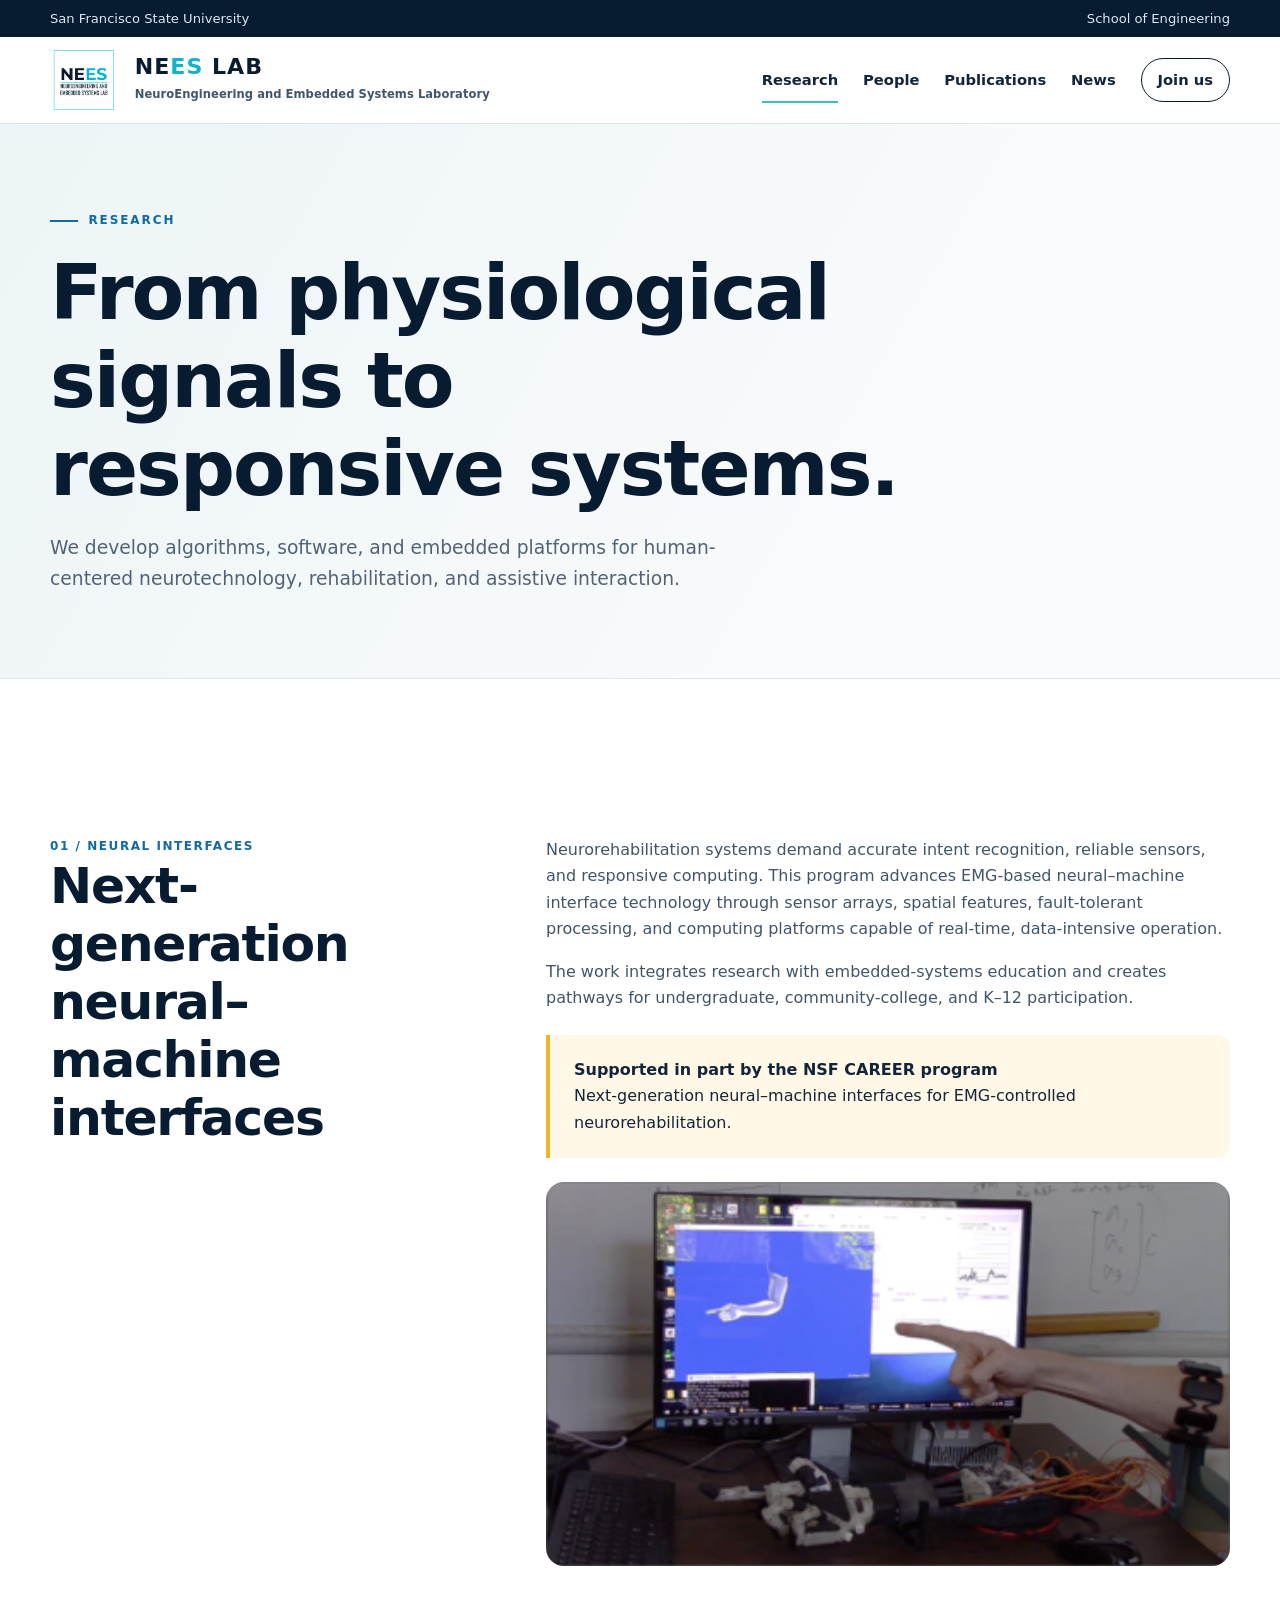
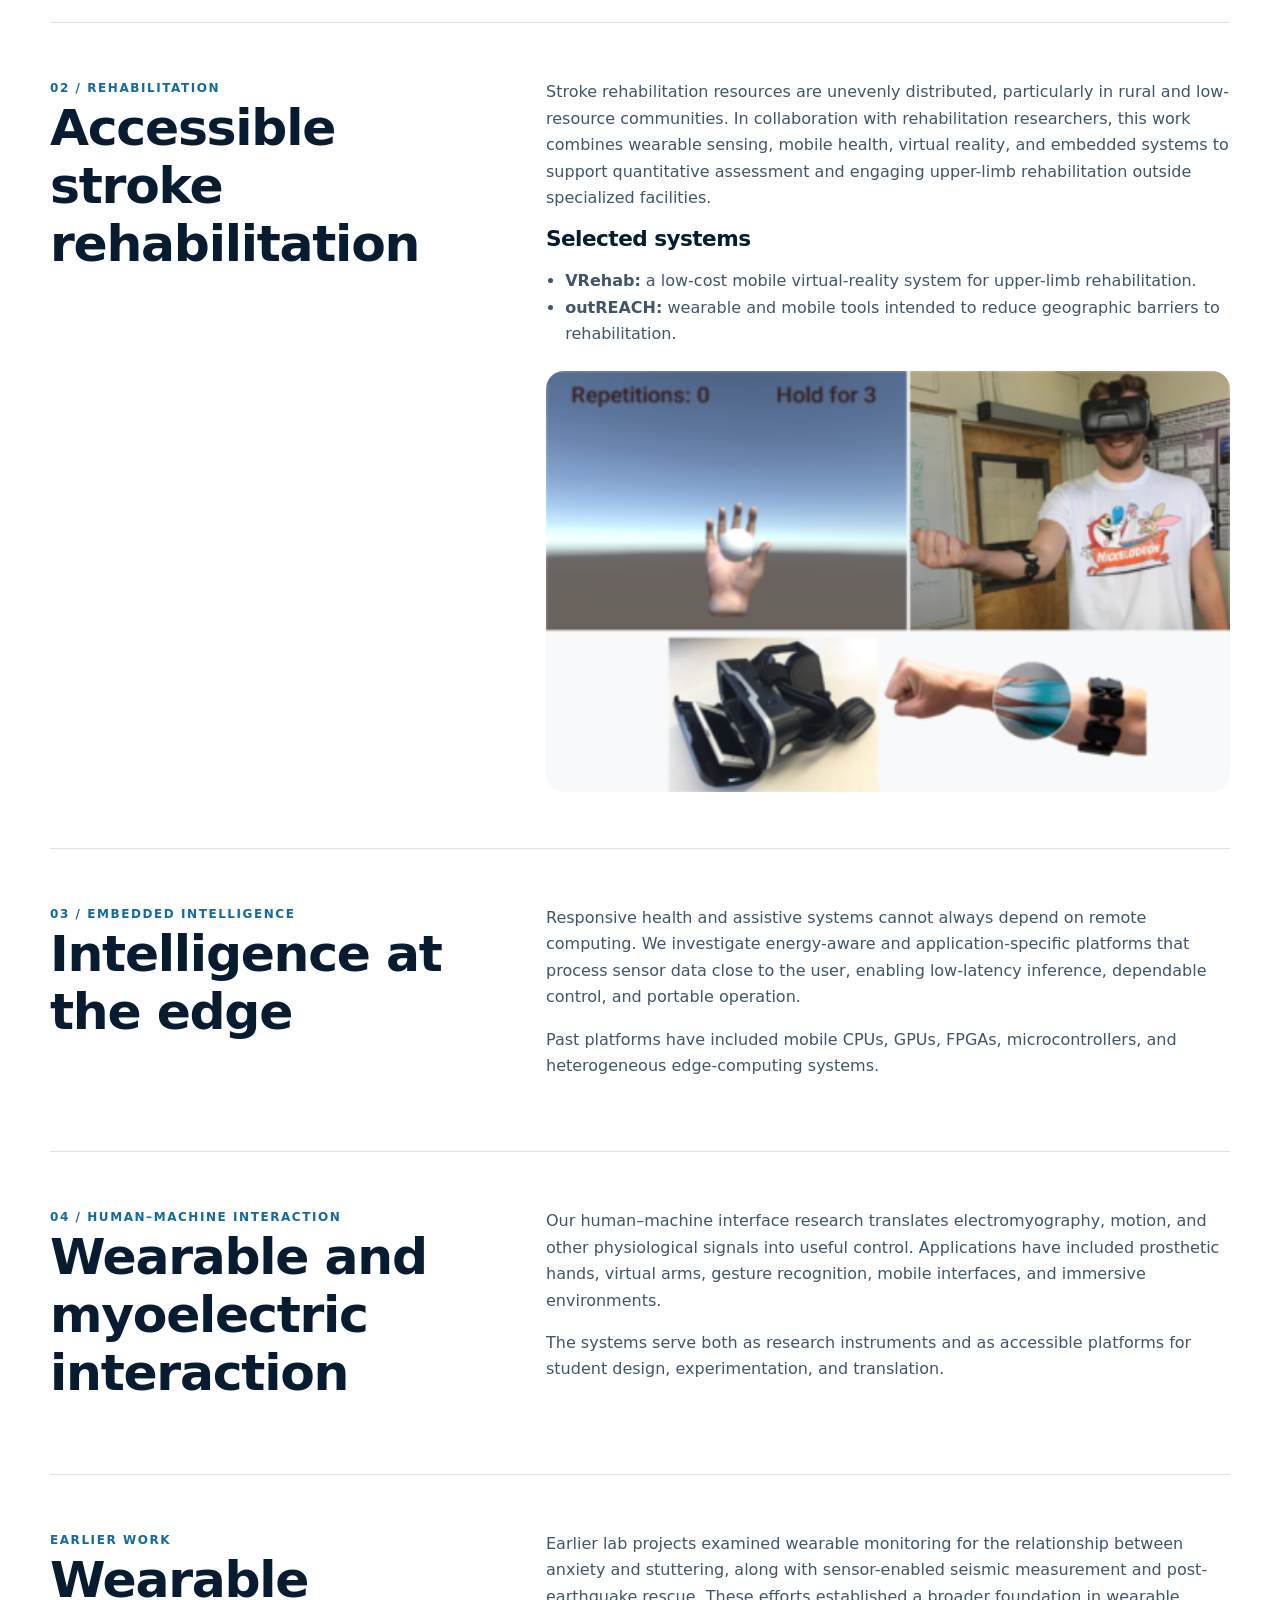
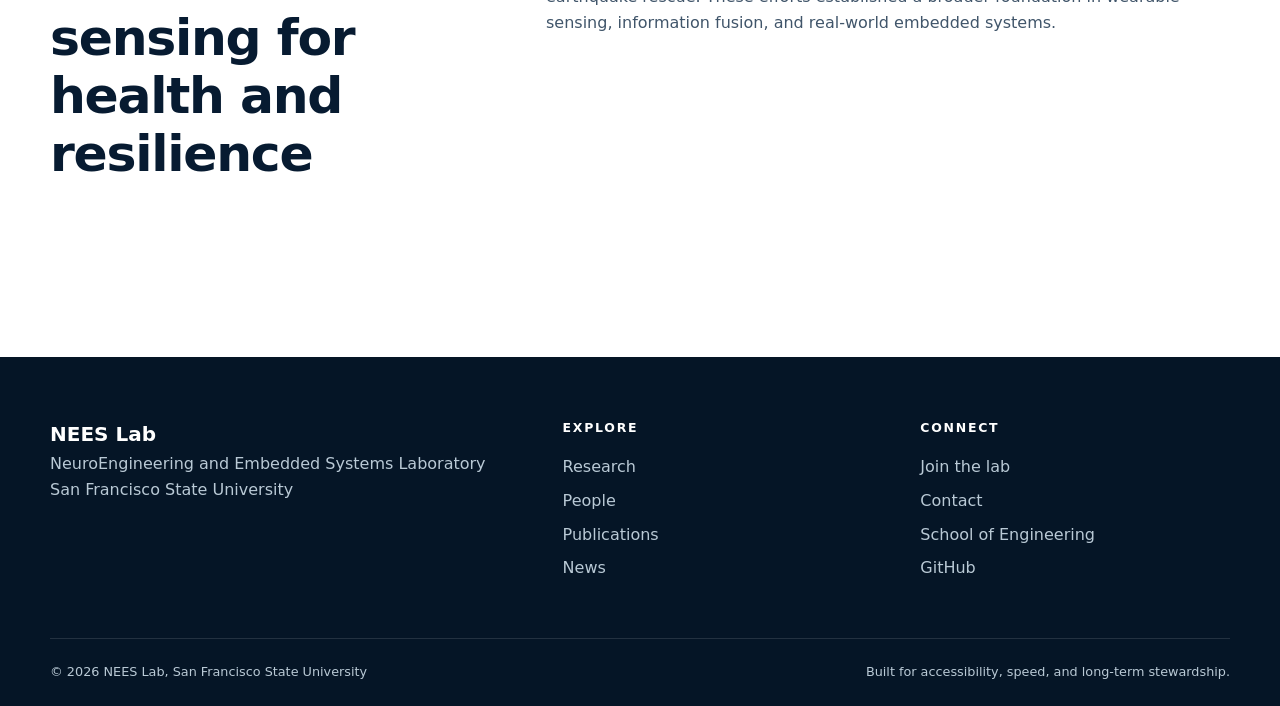
<file: research.html>
<!doctype html><html lang="en"><head><meta charset="utf-8"><meta name="viewport" content="width=device-width, initial-scale=1"><title>Research | NEES Lab</title><meta name="description" content="Research in neural-machine interfaces, rehabilitation, human-machine interaction, and embedded intelligence at NEES Lab."><link rel="icon" href="/images/nees-logo.png" type="image/png"><link rel="stylesheet" href="/assets/site.css"><script src="/assets/site.js" defer></script></head><body><site-header page="research"></site-header><main id="main">
<section class="page-hero"><div class="container"><div class="eyebrow">Research</div><h1>From physiological signals to responsive systems.</h1><p>We develop algorithms, software, and embedded platforms for human-centered neurotechnology, rehabilitation, and assistive interaction.</p></div></section>
<section class="section"><div class="container">
  <article class="project" id="nmi"><div><div class="project-label">01 / Neural interfaces</div><h2>Next-generation neural–machine interfaces</h2></div><div class="project-body"><p>Neurorehabilitation systems demand accurate intent recognition, reliable sensors, and responsive computing. This program advances EMG-based neural–machine interface technology through sensor arrays, spatial features, fault-tolerant processing, and computing platforms capable of real-time, data-intensive operation.</p><p>The work integrates research with embedded-systems education and creates pathways for undergraduate, community-college, and K–12 participation.</p><div class="callout"><strong>Supported in part by the NSF CAREER program</strong><br>Next-generation neural–machine interfaces for EMG-controlled neurorehabilitation.</div><div class="project-image"><img src="/images/emg-interface.png" alt="EMG-controlled robotic hand demonstration"></div></div></article>
  <article class="project" id="rehab"><div><div class="project-label">02 / Rehabilitation</div><h2>Accessible stroke rehabilitation</h2></div><div class="project-body"><p>Stroke rehabilitation resources are unevenly distributed, particularly in rural and low-resource communities. In collaboration with rehabilitation researchers, this work combines wearable sensing, mobile health, virtual reality, and embedded systems to support quantitative assessment and engaging upper-limb rehabilitation outside specialized facilities.</p><h3>Selected systems</h3><ul><li><strong>VRehab:</strong> a low-cost mobile virtual-reality system for upper-limb rehabilitation.</li><li><strong>outREACH:</strong> wearable and mobile tools intended to reduce geographic barriers to rehabilitation.</li></ul><div class="project-image"><img src="/images/vrehab.png" alt="Components and use of the VRehab system"></div></div></article>
  <article class="project" id="embedded"><div><div class="project-label">03 / Embedded intelligence</div><h2>Intelligence at the edge</h2></div><div class="project-body"><p>Responsive health and assistive systems cannot always depend on remote computing. We investigate energy-aware and application-specific platforms that process sensor data close to the user, enabling low-latency inference, dependable control, and portable operation.</p><p>Past platforms have included mobile CPUs, GPUs, FPGAs, microcontrollers, and heterogeneous edge-computing systems.</p></div></article>
  <article class="project" id="hmi"><div><div class="project-label">04 / Human–machine interaction</div><h2>Wearable and myoelectric interaction</h2></div><div class="project-body"><p>Our human–machine interface research translates electromyography, motion, and other physiological signals into useful control. Applications have included prosthetic hands, virtual arms, gesture recognition, mobile interfaces, and immersive environments.</p><p>The systems serve both as research instruments and as accessible platforms for student design, experimentation, and translation.</p></div></article>
  <article class="project"><div><div class="project-label">Earlier work</div><h2>Wearable sensing for health and resilience</h2></div><div class="project-body"><p>Earlier lab projects examined wearable monitoring for the relationship between anxiety and stuttering, along with sensor-enabled seismic measurement and post-earthquake rescue. These efforts established a broader foundation in wearable sensing, information fusion, and real-world embedded systems.</p></div></article>
</div></section></main><site-footer></site-footer></body></html>
</file>
<file: assets/site.css>
:root {
  --ink: #13253a;
  --ink-soft: #526376;
  --navy: #071b31;
  --blue: #126aa2;
  --cyan: #3bc0c3;
  --gold: #f0b323;
  --paper: #f7f9fb;
  --white: #ffffff;
  --line: #dce4ea;
  --shadow: 0 18px 50px rgba(10, 34, 55, 0.12);
  --radius: 18px;
  --max: 1180px;
}

* { box-sizing: border-box; }
html { scroll-behavior: smooth; }
body {
  margin: 0;
  color: var(--ink);
  background: var(--white);
  font-family: Inter, ui-sans-serif, system-ui, -apple-system, BlinkMacSystemFont, "Segoe UI", sans-serif;
  line-height: 1.65;
  -webkit-font-smoothing: antialiased;
}
img { max-width: 100%; display: block; }
a { color: var(--blue); text-decoration-thickness: 1px; text-underline-offset: 3px; }
a:hover { color: #0a527e; }
h1, h2, h3, h4 { color: var(--navy); line-height: 1.15; letter-spacing: -0.025em; }
h1 { font-size: clamp(2.6rem, 7vw, 5.7rem); margin: 0; }
h2 { font-size: clamp(2rem, 4vw, 3.15rem); margin: 0 0 1rem; }
h3 { font-size: 1.35rem; margin: 0 0 0.65rem; }
p { margin: 0 0 1rem; }
.container { width: min(calc(100% - 2.5rem), var(--max)); margin-inline: auto; }
.skip-link { position: absolute; left: -9999px; top: 0; z-index: 100; background: var(--gold); color: var(--navy); padding: .7rem 1rem; }
.skip-link:focus { left: 1rem; top: 1rem; }

.institution-bar { background: var(--navy); color: #dce8f1; font-size: .82rem; }
.institution-bar .container { display: flex; justify-content: space-between; gap: 1rem; padding-block: .48rem; }
.institution-bar a { color: inherit; text-decoration: none; }
.site-header { position: relative; z-index: 20; background: rgba(255,255,255,.97); border-bottom: 1px solid var(--line); }
.nav-shell { min-height: 86px; display: flex; align-items: center; justify-content: space-between; gap: 2rem; }
.brand { display: flex; align-items: center; gap: .8rem; color: var(--navy); text-decoration: none; }
.brand:hover { color: var(--navy); }
.brand-logo { width: 72px; height: 72px; flex: 0 0 auto; object-fit: contain; }
.brand-wordmark { display: block; }
.brand-name { display: block; color: var(--navy); font-weight: 900; font-size: 1.38rem; letter-spacing: .045em; line-height: 1; }
.brand-ne { color: var(--navy); }
.brand-es { color: #10b3cd; }
.brand-full { display: block; color: #41556d; font-size: .72rem; font-weight: 590; margin-top: .38rem; white-space: nowrap; letter-spacing: .005em; }
.site-nav { display: flex; align-items: center; gap: 1.55rem; }
.site-nav a { color: var(--ink); font-size: .92rem; font-weight: 650; text-decoration: none; padding-block: 1.9rem; position: relative; }
.site-nav a::after { content: ""; position: absolute; left: 0; right: 100%; bottom: 1.25rem; height: 2px; background: var(--cyan); transition: right .2s ease; }
.site-nav a:hover::after, .site-nav a[aria-current="page"]::after { right: 0; }
.nav-join { border: 1px solid var(--navy); border-radius: 999px; padding: .55rem 1rem !important; }
.nav-join::after { display: none; }
.menu-button { display: none; border: 0; background: transparent; color: var(--navy); padding: .5rem; font: inherit; font-weight: 700; }

.hero { overflow: hidden; color: var(--white); background: radial-gradient(circle at 80% 20%, rgba(59,192,195,.22), transparent 30%), linear-gradient(125deg, #06172a 0%, #0a2f50 68%, #0c4e6b 100%); }
.hero-grid { min-height: 650px; display: grid; grid-template-columns: 1.15fr .85fr; align-items: center; gap: clamp(2rem, 7vw, 7rem); padding-block: 5.5rem; }
.eyebrow { display: inline-flex; align-items: center; gap: .65rem; color: var(--blue); text-transform: uppercase; letter-spacing: .16em; font-weight: 800; font-size: .75rem; margin-bottom: 1.1rem; }
.eyebrow::before { content: ""; width: 28px; height: 2px; background: currentColor; }
.hero .eyebrow { color: #84e1df; }
.hero h1 { color: var(--white); font-size: clamp(3.1rem, 6vw, 5.65rem); max-width: 820px; }
.hero h1 em { color: #78dedb; font-style: normal; }
.hero-lede { color: #d5e3ec; font-size: clamp(1.08rem, 2vw, 1.28rem); max-width: 670px; margin: 1.6rem 0 2rem; }
.button-row { display: flex; flex-wrap: wrap; gap: .9rem; }
.button { display: inline-flex; align-items: center; justify-content: center; gap: .5rem; min-height: 48px; padding: .7rem 1.15rem; border-radius: 999px; font-weight: 750; text-decoration: none; transition: transform .15s ease, background .15s ease; }
.button:hover { transform: translateY(-2px); }
.button-primary { background: var(--gold); color: var(--navy); }
.button-primary:hover { color: var(--navy); background: #ffc53d; }
.button-ghost { color: var(--white); border: 1px solid rgba(255,255,255,.45); }
.button-ghost:hover { color: var(--white); background: rgba(255,255,255,.08); }
.hero-visual { position: relative; }
.hero-visual::before { content: ""; position: absolute; width: 62%; aspect-ratio: 1; right: -12%; top: -20%; border: 1px solid rgba(255,255,255,.18); border-radius: 50%; }
.hero-image { position: relative; border-radius: 24px; overflow: hidden; box-shadow: 0 30px 80px rgba(0,0,0,.35); transform: rotate(1.5deg); }
.hero-image img { width: 100%; aspect-ratio: 4/3; object-fit: cover; }
.hero-image figcaption { position: absolute; inset: auto 0 0; padding: 2.5rem 1.25rem 1rem; background: linear-gradient(transparent, rgba(3,18,31,.92)); color: #e8f3f7; font-size: .82rem; }

.section { padding-block: clamp(4.5rem, 8vw, 7.5rem); }
.section-soft { background: var(--paper); }
.section-dark { background: var(--navy); color: #dce8f1; }
.section-dark h2, .section-dark h3 { color: var(--white); }
.section-head { display: flex; align-items: end; justify-content: space-between; gap: 2rem; margin-bottom: 2.5rem; }
.section-head p { max-width: 610px; color: var(--ink-soft); margin: 0; }
.section-dark .section-head p { color: #b7c8d5; }
.intro-grid { display: grid; grid-template-columns: .8fr 1.2fr; gap: clamp(2rem, 8vw, 7rem); align-items: start; }
.intro-copy { font-size: 1.18rem; color: #334d62; }
.fact-strip { display: grid; grid-template-columns: repeat(3, 1fr); border-top: 1px solid var(--line); border-bottom: 1px solid var(--line); margin-top: 3rem; }
.fact { padding: 1.4rem; border-right: 1px solid var(--line); }
.fact:last-child { border-right: 0; }
.fact strong { display: block; color: var(--navy); font-size: 1.25rem; }
.fact span { color: var(--ink-soft); font-size: .86rem; }
.card-grid { display: grid; grid-template-columns: repeat(2, 1fr); gap: 1.25rem; }
.card { background: var(--white); border: 1px solid var(--line); border-radius: var(--radius); padding: 1.7rem; box-shadow: 0 8px 30px rgba(17,43,64,.05); }
.card-number { color: var(--cyan); font-size: .78rem; font-weight: 850; letter-spacing: .15em; }
.card p { color: var(--ink-soft); }
.card-link { font-weight: 750; text-decoration: none; }
.feature { display: grid; grid-template-columns: 1fr 1fr; background: var(--white); border-radius: 24px; overflow: hidden; box-shadow: var(--shadow); }
.feature-media img { width: 100%; height: 100%; min-height: 420px; object-fit: cover; }
.feature-copy { padding: clamp(2rem, 5vw, 4rem); align-self: center; }
.news-grid { display: grid; grid-template-columns: repeat(3, 1fr); gap: 1.2rem; }
.news-card { border-top: 3px solid var(--cyan); padding-top: 1.1rem; }
.news-card time { color: var(--ink-soft); font-size: .8rem; text-transform: uppercase; letter-spacing: .08em; }
.news-card h3 { margin-top: .55rem; }
.news-card a { color: var(--navy); text-decoration: none; }

.page-hero { padding-block: 5rem 4.2rem; background: linear-gradient(120deg, #edf5f7, #f8fafb 65%); border-bottom: 1px solid var(--line); }
.page-hero h1 { font-size: clamp(2.8rem, 6vw, 5rem); max-width: 850px; }
.page-hero p { max-width: 710px; color: var(--ink-soft); font-size: 1.17rem; margin-top: 1.2rem; }
.page-hero-compact { padding-block: 3.5rem; }
.page-hero-compact h1 { font-size: clamp(2.7rem, 5vw, 4.25rem); }
.project { display: grid; grid-template-columns: .38fr .62fr; gap: clamp(2rem, 6vw, 5.5rem); padding-block: 3.5rem; border-bottom: 1px solid var(--line); }
.project:last-child { border-bottom: 0; }
.project-label { color: var(--blue); font-weight: 800; text-transform: uppercase; letter-spacing: .13em; font-size: .75rem; }
.project-body p, .prose p { color: #40556a; }
.project-body ul, .prose ul { padding-left: 1.2rem; color: #40556a; }
.project-image { margin-top: 1.5rem; border-radius: var(--radius); overflow: hidden; background: var(--paper); }
.project-image img { width: 100%; max-height: 440px; object-fit: cover; }
.callout { padding: 1.35rem 1.5rem; border-left: 4px solid var(--gold); background: #fff8e6; border-radius: 0 12px 12px 0; margin: 1.5rem 0; }
.person-feature { display: grid; grid-template-columns: 240px 1fr; gap: 2.5rem; align-items: start; }
.portrait { border-radius: var(--radius); overflow: hidden; background: var(--paper); }
.portrait img { width: 100%; aspect-ratio: 4/5; object-fit: cover; image-rendering: auto; }
.person-meta { color: var(--blue); font-weight: 750; }
.contact-list { list-style: none; padding: 0; }
.contact-list li { margin-bottom: .4rem; }
.alumni-grid { display: grid; grid-template-columns: repeat(2, 1fr); gap: 1rem; }
.person-card { border: 1px solid var(--line); border-radius: 14px; padding: 1.25rem; }
.person-card h3 { font-size: 1.05rem; }
.person-card p { margin: 0; color: var(--ink-soft); font-size: .9rem; }
.publications-section { padding-top: 3.5rem; }
.publication-list { list-style: none; padding: 0; margin: 0; }
.publication { display: grid; grid-template-columns: 75px 1fr; gap: 1.3rem; padding: 1.4rem 0; border-top: 1px solid var(--line); }
.publication-year { color: var(--blue); font-weight: 850; }
.publication-title { font-weight: 760; color: var(--navy); }
.publication-authors { color: #40556a; font-size: .93rem; margin-bottom: .28rem; }
.publication-citation { color: #40556a; font-size: .93rem; }
.publication-detail { color: var(--ink-soft); font-size: .92rem; margin-top: .25rem; }
.timeline { max-width: 860px; }
.timeline-item { display: grid; grid-template-columns: 120px 1fr; gap: 1.5rem; padding: 1.7rem 0; border-top: 1px solid var(--line); }
.timeline-item time { color: var(--blue); font-size: .86rem; font-weight: 800; }
.timeline-item h2 { font-size: 1.4rem; margin-bottom: .5rem; }
.join-grid, .contact-grid { display: grid; grid-template-columns: 1.1fr .9fr; gap: clamp(2rem, 7vw, 6rem); }
.steps { counter-reset: step; list-style: none; padding: 0; }
.steps li { counter-increment: step; position: relative; padding: 0 0 1.6rem 3.2rem; }
.steps li::before { content: counter(step); position: absolute; left: 0; top: -.15rem; width: 2.2rem; height: 2.2rem; display: grid; place-items: center; border-radius: 50%; background: var(--navy); color: var(--white); font-weight: 800; }
.contact-panel { background: var(--navy); color: #dce8f1; border-radius: var(--radius); padding: 2rem; }
.contact-panel h2, .contact-panel h3 { color: var(--white); }
.contact-panel a { color: #87e2df; }

.site-footer { background: #051526; color: #b9c9d5; padding-block: 3.8rem 1.5rem; }
.footer-grid { display: grid; grid-template-columns: 1.2fr .8fr .8fr; gap: 3rem; }
.footer-brand { color: var(--white); font-weight: 850; font-size: 1.25rem; }
.footer-heading { color: var(--white); font-size: .78rem; text-transform: uppercase; letter-spacing: .14em; font-weight: 800; }
.footer-links { list-style: none; padding: 0; }
.footer-links li { margin-bottom: .45rem; }
.footer-links a { color: #b9c9d5; text-decoration: none; }
.footer-bottom { border-top: 1px solid rgba(255,255,255,.12); padding-top: 1.4rem; margin-top: 2.5rem; display: flex; justify-content: space-between; gap: 1rem; font-size: .8rem; }

@media (max-width: 900px) {
  .menu-button { display: block; }
  .site-nav { display: none; position: absolute; left: 0; right: 0; top: 100%; background: var(--white); border-bottom: 1px solid var(--line); padding: 1rem 1.25rem 1.5rem; flex-direction: column; align-items: stretch; gap: 0; box-shadow: var(--shadow); }
  .site-nav.open { display: flex; }
  .site-nav a { padding: .75rem 0; }
  .site-nav a::after { display: none; }
  .nav-join { border: 0; padding: .75rem 0 !important; }
  .hero-grid, .intro-grid, .feature, .project, .join-grid, .contact-grid { grid-template-columns: 1fr; }
  .hero-grid { min-height: auto; padding-block: 4.5rem; }
  .hero-visual { max-width: 620px; }
  .project { gap: 1rem; }
  .news-grid { grid-template-columns: 1fr 1fr; }
}

@media (max-width: 640px) {
  .container { width: min(calc(100% - 1.5rem), var(--max)); }
  .institution-bar .container { justify-content: center; }
  .institution-bar span:last-child { display: none; }
  .brand-full { display: none; }
  .nav-shell { min-height: 72px; }
  .brand-logo { width: 56px; height: 56px; }
  .card-grid, .news-grid, .alumni-grid, .footer-grid { grid-template-columns: 1fr; }
  .section-head { align-items: start; flex-direction: column; }
  .fact-strip { grid-template-columns: 1fr; }
  .fact { border-right: 0; border-bottom: 1px solid var(--line); }
  .fact:last-child { border-bottom: 0; }
  .person-feature { grid-template-columns: 1fr; }
  .portrait { max-width: 230px; }
  .publication, .timeline-item { grid-template-columns: 1fr; gap: .4rem; }
  .footer-bottom { flex-direction: column; }
}

@media (prefers-reduced-motion: reduce) {
  html { scroll-behavior: auto; }
  *, *::before, *::after { transition-duration: .01ms !important; }
}
</file>
